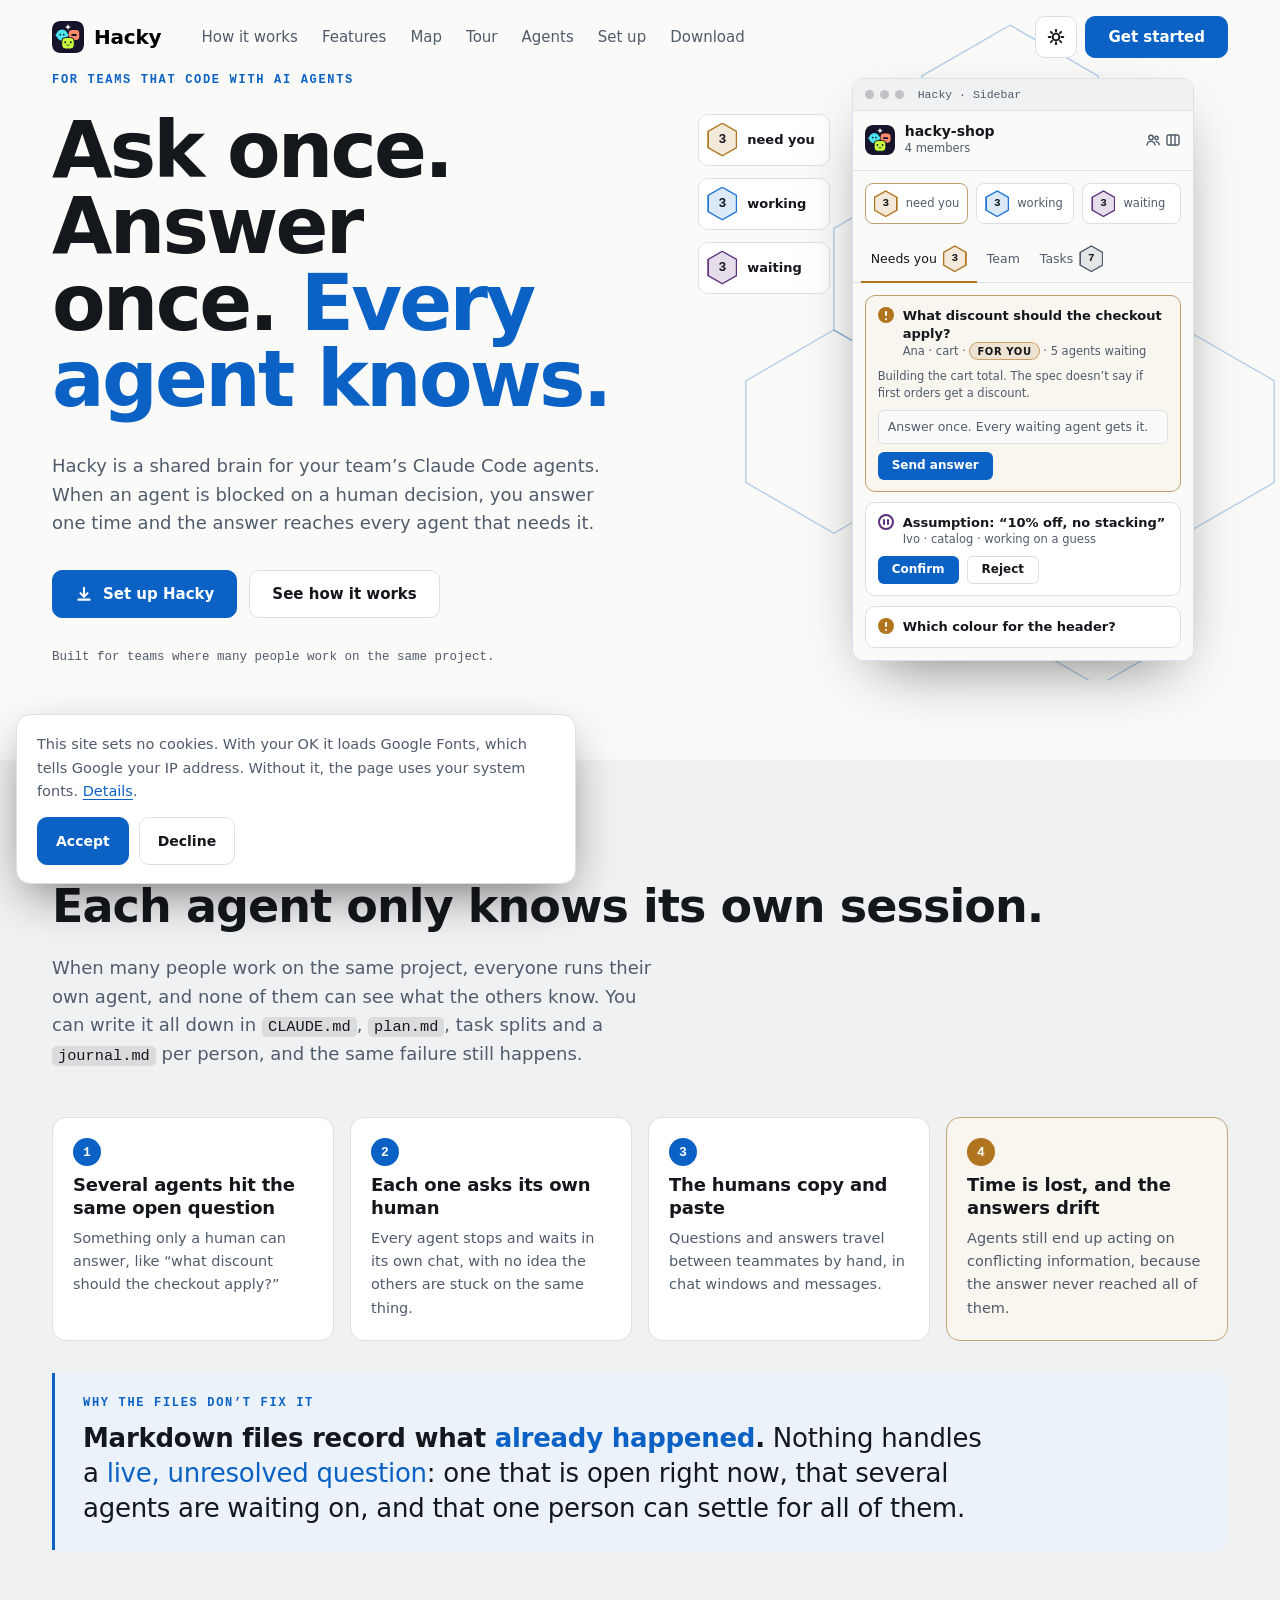
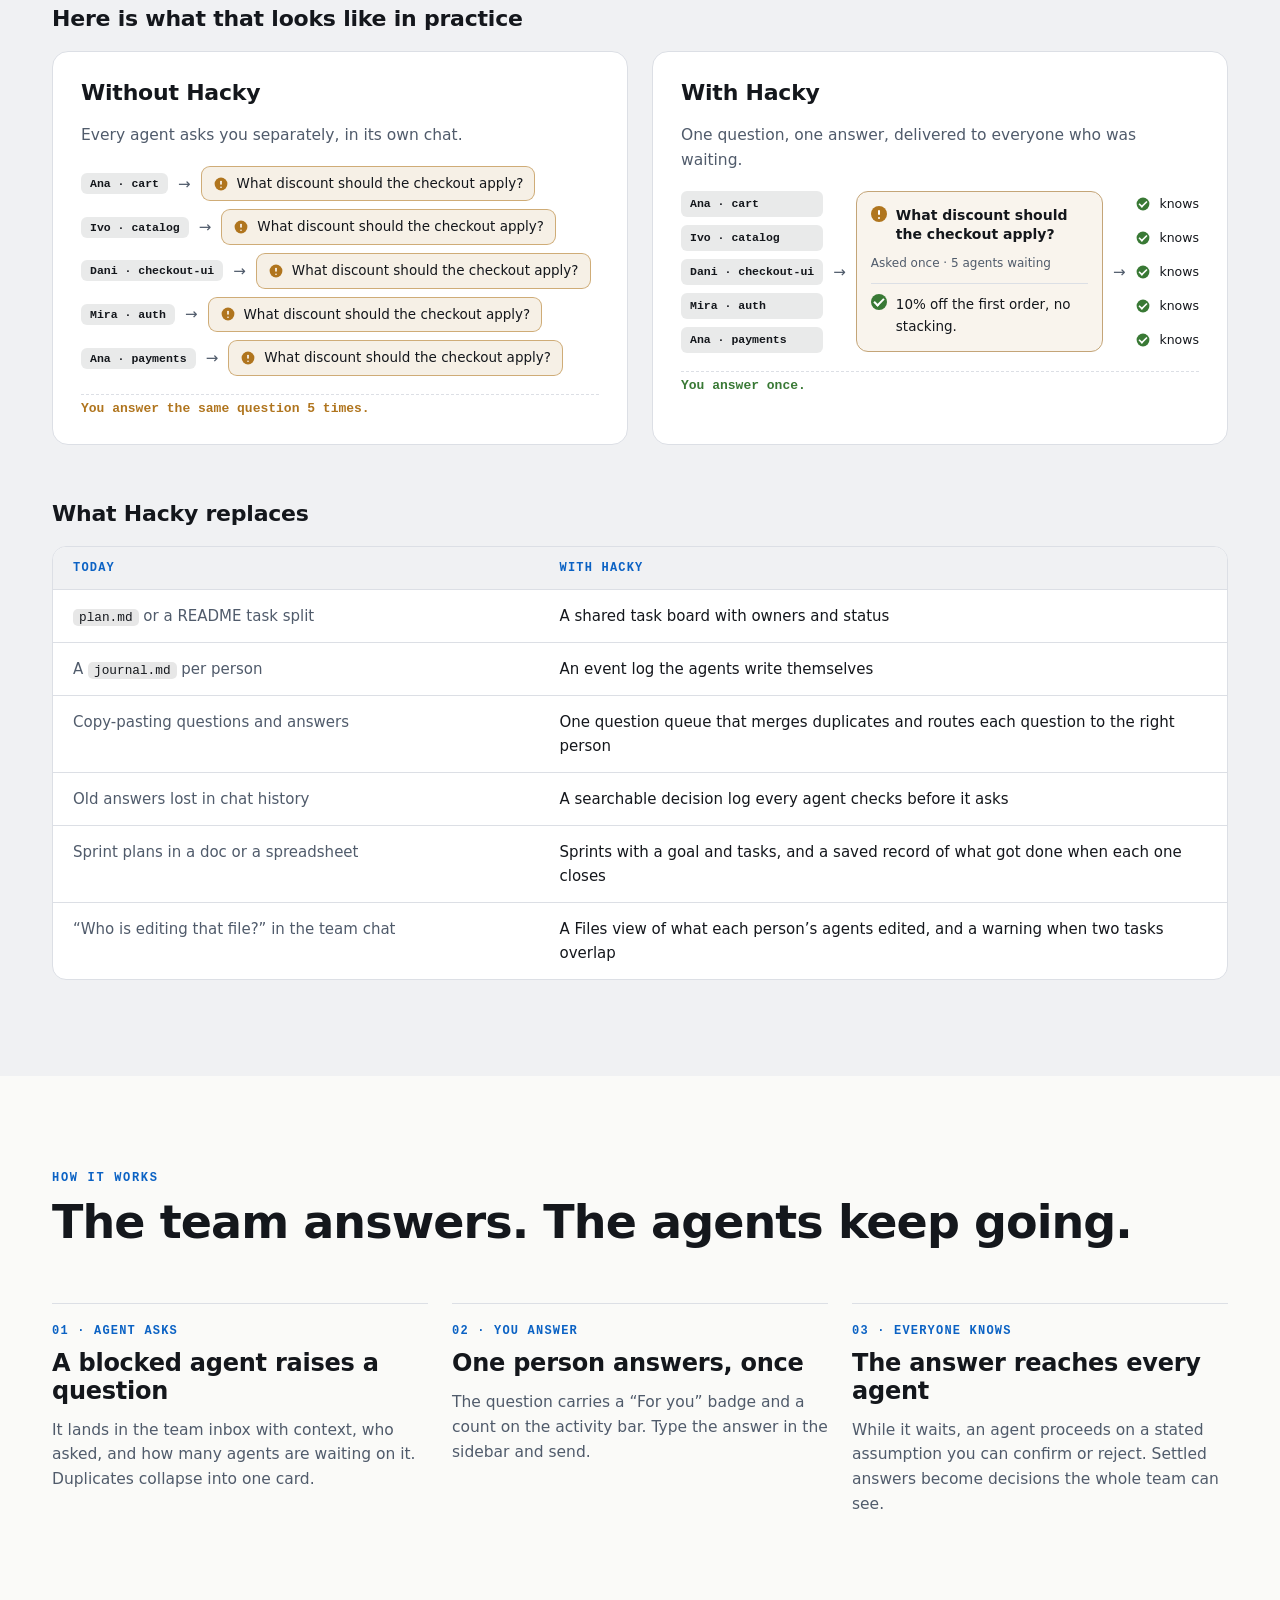
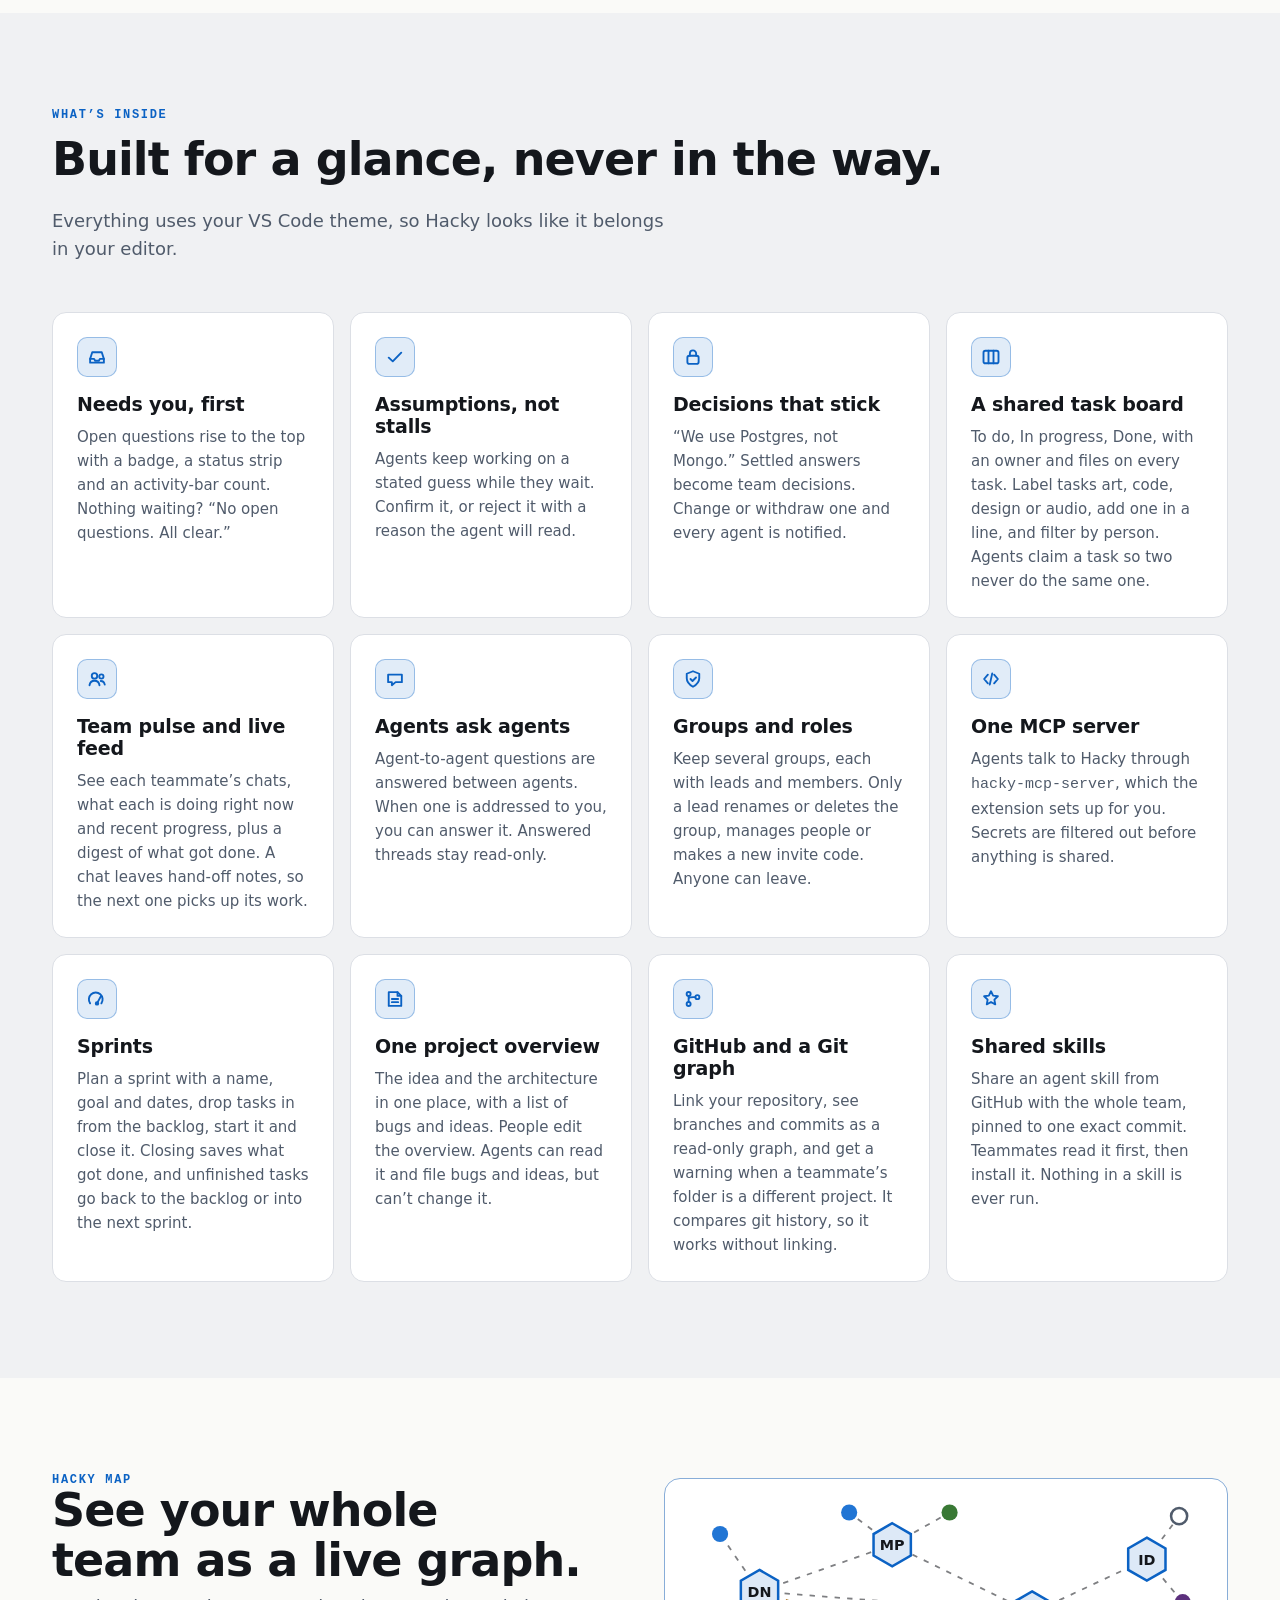
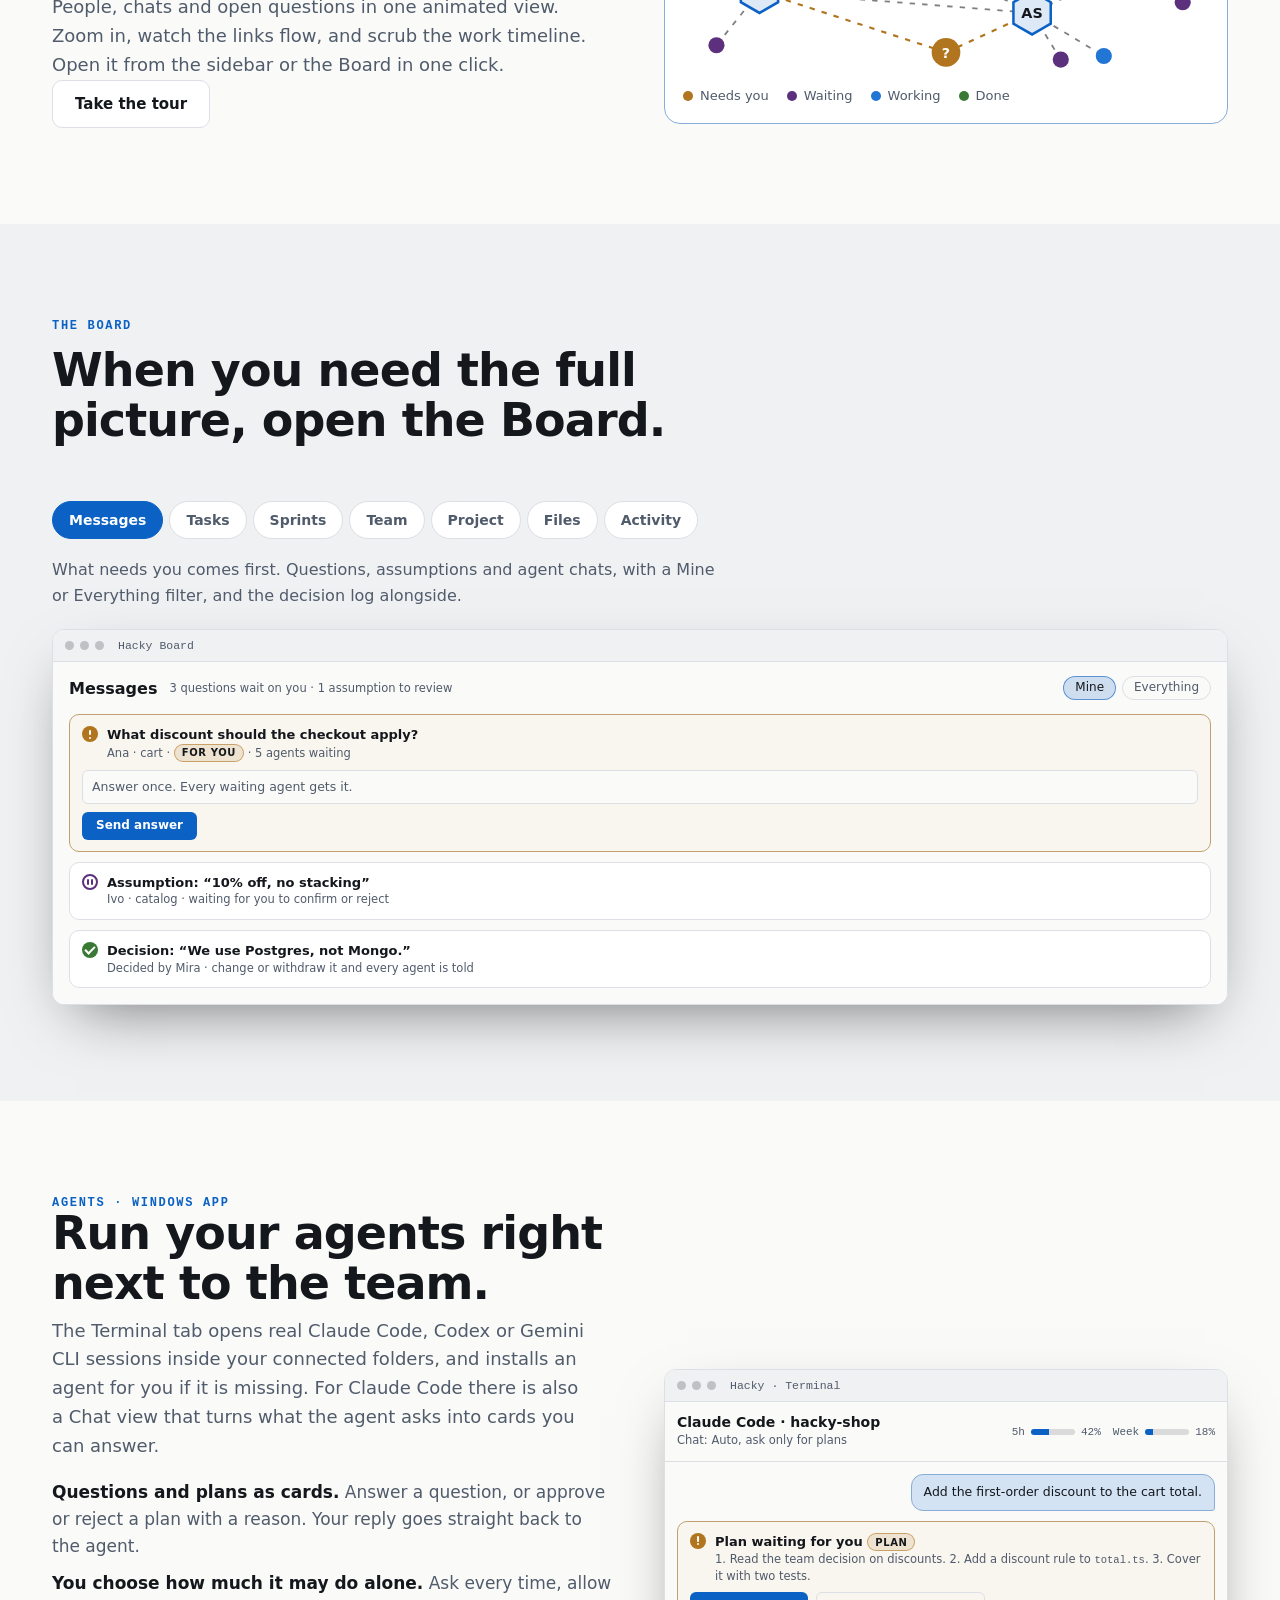
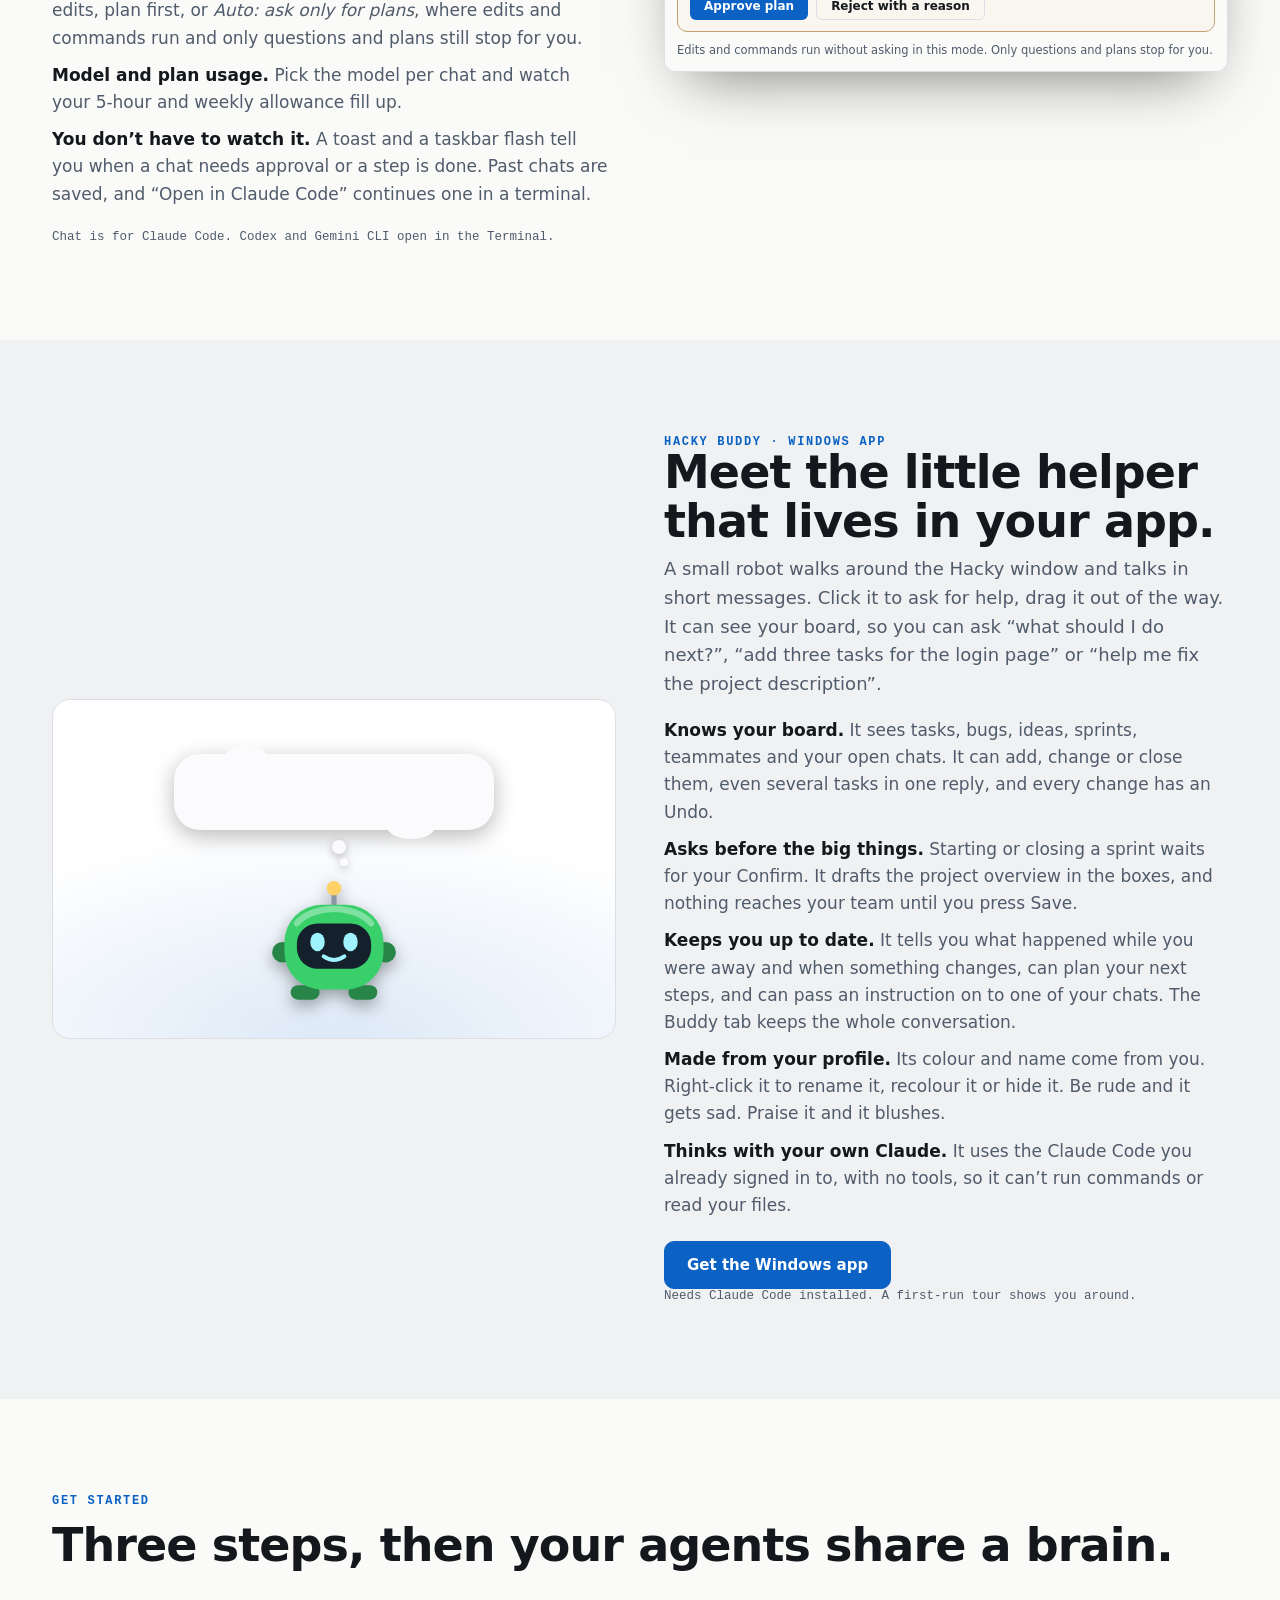
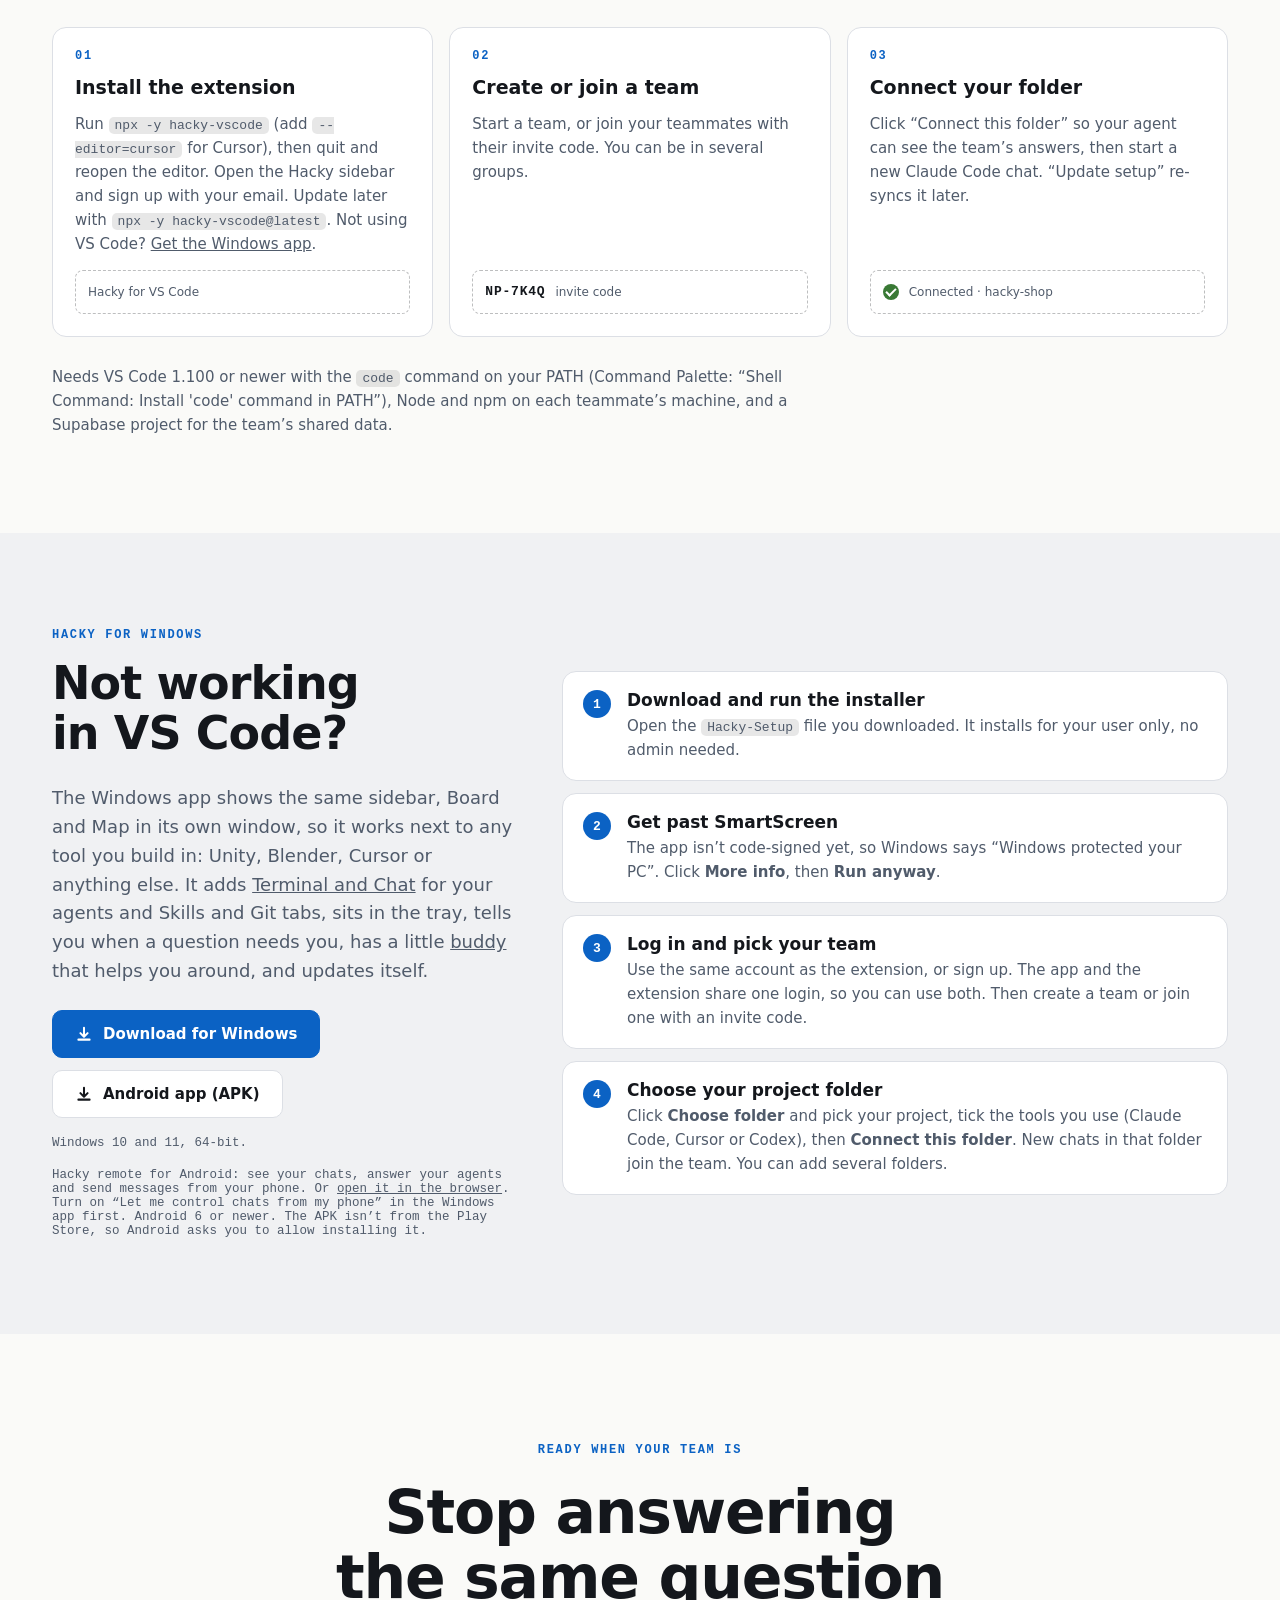
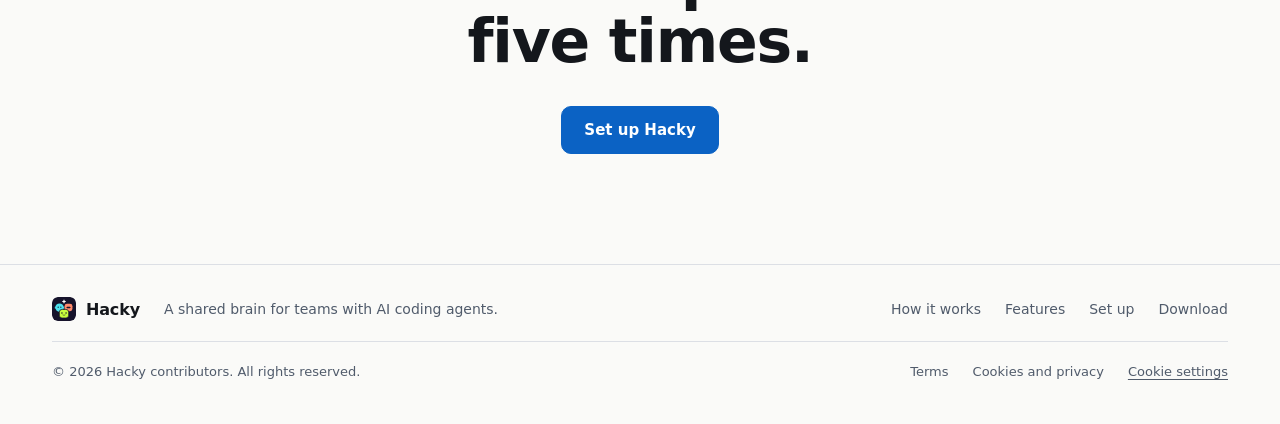
<file: index.html>
<!doctype html>
<html lang="en">
<head>
<meta charset="utf-8">
<meta name="viewport" content="width=device-width, initial-scale=1">
<title>Hacky: a shared brain for your team's AI coding agents</title>
<meta name="description" content="Hacky is a VS Code extension, Windows app and MCP server that gives every teammate's Claude Code agent one shared memory, task board, sprints and question queue. Ask once, answer once, every agent knows.">
<meta property="og:title" content="Hacky: a shared brain for your team's AI coding agents">
<meta property="og:description" content="Ask once. Answer once. Every agent knows.">
<meta property="og:type" content="website">
<meta name="theme-color" content="#0b0d10">
<link rel="icon" type="image/svg+xml" href="assets/logo.svg">
<link rel="stylesheet" href="vendor/bootstrap.min.css">
<link rel="stylesheet" href="styles.css">
<script>(function(){var d=document.documentElement,t=null;d.classList.add("js");try{t=localStorage.getItem("hacky-theme");}catch(e){}if(t!=="light"&&t!=="dark")t=window.matchMedia&&matchMedia("(prefers-color-scheme: light)").matches?"light":"dark";d.dataset.theme=t;d.dataset.bsTheme=t;})();</script>
</head>
<body>
<a class="skip" href="#how">Skip to content</a>

<!-- NAV + HERO -->
<header class="hero" id="top">
  <svg class="hexbg" viewBox="0 0 620 620" aria-hidden="true">
    <g fill="none" stroke="var(--brand)" stroke-width="1.2" stroke-opacity=".3">
      <path d="M310 40l78 45v90l-78 45-78-45V85z"/><path d="M388 175l78 45v90l-78 45-78-45v-90z"/><path d="M232 175l78 45v90l-78 45-78-45v-90z"/>
      <path d="M466 310l78 45v90l-78 45-78-45v-90z"/><path d="M310 310l78 45v90l-78 45-78-45v-90z"/><path d="M154 310l78 45v90l-78 45-78-45v-90z"/><path d="M388 445l78 45v90l-78 45-78-45v-90z"/>
    </g>
  </svg>
  <div class="container position-relative">
    <nav class="navbar navbar-expand-md py-3" aria-label="Main">
      <a class="brand navbar-brand p-0 me-md-4" href="#top"><img src="assets/logo.svg" alt="" width="32" height="32">Hacky</a>
      <button class="navbar-toggler" type="button" data-bs-toggle="collapse" data-bs-target="#nav-menu" aria-controls="nav-menu" aria-expanded="false" aria-label="Open the menu"><span class="navbar-toggler-icon"></span></button>
      <div class="collapse navbar-collapse" id="nav-menu">
        <ul class="navbar-nav me-auto mb-2 mb-md-0 gap-md-2">
          <li class="nav-item"><a class="nav-link" href="#how">How it works</a></li>
          <li class="nav-item"><a class="nav-link" href="#features">Features</a></li>
          <li class="nav-item"><a class="nav-link" href="#map">Map</a></li>
          <li class="nav-item"><a class="nav-link" href="#tour">Tour</a></li>
          <li class="nav-item"><a class="nav-link" href="#agents">Agents</a></li>
          <li class="nav-item"><a class="nav-link" href="#install">Set up</a></li>
          <li class="nav-item"><a class="nav-link" href="#download">Download</a></li>
        </ul>
        <div class="d-flex align-items-center gap-2 pb-2 pb-md-0">
          <button class="theme" id="theme" type="button" aria-label="Switch between light and dark" title="Switch between light and dark">
            <svg viewBox="0 0 16 16" aria-hidden="true"><circle cx="8" cy="8" r="3"/><path d="M8 1.5v1.6M8 12.9v1.6M1.5 8h1.6M12.9 8h1.6M3.4 3.4l1.1 1.1M11.5 11.5l1.1 1.1M3.4 12.6l1.1-1.1M11.5 4.5l1.1-1.1"/></svg>
          </button>
          <a class="btn btn-brand btn-sm-cta" href="#install">Get started</a>
        </div>
      </div>
    </nav>

    <div class="row align-items-center g-5 hero-in">
      <div class="col-lg-6 hero-l">
        <div class="eyebrow">For teams that code with AI agents</div>
        <h1 class="h1">Ask once. Answer once. <em>Every agent knows.</em></h1>
        <p class="lead">Hacky is a shared brain for your team’s Claude Code agents. When an agent is blocked on a human decision, you answer one time and the answer reaches every agent that needs it.</p>
        <div class="cta">
          <a class="btn btn-brand" href="#install"><svg viewBox="0 0 16 16" aria-hidden="true"><path d="M8 2.5v7.5M4.8 7.2L8 10.4l3.2-3.2M3 13h10"/></svg>Set up Hacky</a>
          <a class="btn btn-ghost" href="#how">See how it works</a>
        </div>
        <p class="note">Built for teams where many people work on the same project.</p>
      </div>
      <div class="col-lg-6 hero-r">
        <div class="chips d-none d-sm-flex" aria-hidden="true">
          <div class="chip"><span class="hx needs"><b>3</b></span><b>need you</b></div>
          <div class="chip"><span class="hx work"><b>3</b></span><b>working</b></div>
          <div class="chip"><span class="hx wait"><b>3</b></span><b>waiting</b></div>
        </div>
        <div class="win hero-win">
          <div class="win-bar"><i></i><i></i><i></i><span>Hacky · Sidebar</span></div>
          <div class="ui" role="img" aria-label="The Hacky sidebar showing a question that three agents are waiting on">
            <div class="ui-hd">
              <img src="assets/logo.svg" alt="">
              <div class="t"><b class="tr">hacky-shop</b><small>4 members</small></div>
              <div class="ui-ic" aria-hidden="true">
                <svg viewBox="0 0 16 16"><path d="M8.2 5.5a2.2 2.2 0 11-4.4 0 2.2 2.2 0 014.4 0z"/><path d="M2 13c.4-2.4 1.9-3.6 4-3.6s3.6 1.2 4 3.6"/><path d="M13.2 6a1.7 1.7 0 11-3.4 0 1.7 1.7 0 013.4 0z"/><path d="M11 9.6c1.9 0 2.8 1 3.2 2.9"/></svg>
                <svg viewBox="0 0 16 16"><path d="M2 4.5A1.5 1.5 0 013.5 3h9A1.5 1.5 0 0114 4.5v7a1.5 1.5 0 01-1.5 1.5h-9A1.5 1.5 0 012 11.5z"/><path d="M6 3v10M10 3v10"/></svg>
              </div>
            </div>
            <div class="ui-strip">
              <div class="ui-tile hot"><span class="hx needs sm"><b>3</b></span>need you</div>
              <div class="ui-tile"><span class="hx work sm"><b>3</b></span>working</div>
              <div class="ui-tile"><span class="hx wait sm"><b>3</b></span>waiting</div>
            </div>
            <div class="ui-tabs"><span class="ui-tab on">Needs you <span class="hx needs sm"><b>3</b></span></span><span class="ui-tab">Team</span><span class="ui-tab">Tasks <span class="hx sm"><b>7</b></span></span></div>
            <div class="ui-body">
              <div class="ui-card hot">
                <div class="ui-row"><i class="gl needs"></i><div style="min-width:0"><div class="hl">What discount should the checkout apply?</div><div class="ui-meta">Ana · cart · <span class="ui-badge">For you</span> · 5 agents waiting</div></div></div>
                <div class="ui-meta">Building the cart total. The spec doesn’t say if first orders get a discount.</div>
                <div class="ui-input">Answer once. Every waiting agent gets it.</div>
                <span class="ui-btn">Send answer</span>
              </div>
              <div class="ui-card">
                <div class="ui-row"><i class="gl wait"></i><div style="min-width:0"><div class="hl">Assumption: “10% off, no stacking”</div><div class="ui-meta">Ivo · catalog · working on a guess</div></div></div>
                <div style="display:flex;gap:8px"><span class="ui-btn">Confirm</span><span class="ui-btn ghost">Reject</span></div>
              </div>
              <div class="ui-card"><div class="ui-row"><i class="gl needs"></i><div class="hl tr">Which colour for the header?</div></div></div>
            </div>
          </div>
        </div>
      </div>
    </div>
  </div>
</header>

<main>
  <!-- PROBLEM -->
  <section class="sec alt" id="why">
    <div class="container">
      <div class="head"><div class="eyebrow">The problem</div><h2 class="h2">Each agent only knows its own session.</h2><p class="lead">When many people work on the same project, everyone runs their own agent, and none of them can see what the others know. You can write it all down in <code>CLAUDE.md</code>, <code>plan.md</code>, task splits and a <code>journal.md</code> per person, and the same failure still happens.</p></div>

      <ol class="chain row row-cols-1 row-cols-sm-2 row-cols-xl-4 g-3 list-unstyled" aria-label="How the failure unfolds">
        <li class="col"><div class="ci h-100"><span class="n">1</span><h3>Several agents hit the same open question</h3><p>Something only a human can answer, like “what discount should the checkout apply?”</p></div></li>
        <li class="col"><div class="ci h-100"><span class="n">2</span><h3>Each one asks its own human</h3><p>Every agent stops and waits in its own chat, with no idea the others are stuck on the same thing.</p></div></li>
        <li class="col"><div class="ci h-100"><span class="n">3</span><h3>The humans copy and paste</h3><p>Questions and answers travel between teammates by hand, in chat windows and messages.</p></div></li>
        <li class="col"><div class="ci h-100"><span class="n">4</span><h3>Time is lost, and the answers drift</h3><p>Agents still end up acting on conflicting information, because the answer never reached all of them.</p></div></li>
      </ol>

      <div class="callout">
        <div class="eyebrow">Why the files don’t fix it</div>
        <p><b>Markdown files record what <em>already happened</em>.</b> Nothing handles a <em>live, unresolved question</em>: one that is open right now, that several agents are waiting on, and that one person can settle for all of them.</p>
      </div>

      <h3 class="sub">Here is what that looks like in practice</h3>
      <div class="row g-4">
        <div class="col-lg-6"><div class="panel bad h-100">
          <h3>Without Hacky</h3>
          <p>Every agent asks you separately, in its own chat.</p>
          <div class="rows">
            <div class="ask"><span class="ag">Ana · cart</span><span class="ar">→</span><span class="bub"><i class="gl needs sm-gl" style="--cut:var(--card)"></i><span>What discount should the checkout apply?</span></span></div>
            <div class="ask"><span class="ag">Ivo · catalog</span><span class="ar">→</span><span class="bub"><i class="gl needs sm-gl"></i><span>What discount should the checkout apply?</span></span></div>
            <div class="ask"><span class="ag">Dani · checkout-ui</span><span class="ar">→</span><span class="bub"><i class="gl needs sm-gl"></i><span>What discount should the checkout apply?</span></span></div>
            <div class="ask"><span class="ag">Mira · auth</span><span class="ar">→</span><span class="bub"><i class="gl needs sm-gl"></i><span>What discount should the checkout apply?</span></span></div>
            <div class="ask"><span class="ag">Ana · payments</span><span class="ar">→</span><span class="bub"><i class="gl needs sm-gl"></i><span>What discount should the checkout apply?</span></span></div>
          </div>
          <div class="tally">You answer the same question 5 times.</div>
        </div></div>
        <div class="col-lg-6"><div class="panel good h-100">
          <h3>With Hacky</h3>
          <p>One question, one answer, delivered to everyone who was waiting.</p>
          <div class="flow">
            <div class="agents"><span class="ag">Ana · cart</span><span class="ag">Ivo · catalog</span><span class="ag">Dani · checkout-ui</span><span class="ag">Mira · auth</span><span class="ag">Ana · payments</span></div>
            <span class="ar">→</span>
            <div class="qcard">
              <div class="q"><i class="gl needs"></i><span>What discount should the checkout apply?</span></div>
              <div class="m">Asked once · 5 agents waiting</div>
              <div class="a"><i class="gl done"></i><span>10% off the first order, no stacking.</span></div>
            </div>
            <span class="ar">→</span>
            <div class="agents"><span class="know"><i class="gl done sm-gl"></i>knows</span><span class="know"><i class="gl done sm-gl"></i>knows</span><span class="know"><i class="gl done sm-gl"></i>knows</span><span class="know"><i class="gl done sm-gl"></i>knows</span><span class="know"><i class="gl done sm-gl"></i>knows</span></div>
          </div>
          <div class="tally">You answer once.</div>
        </div></div>
      </div>

      <h3 class="sub">What Hacky replaces</h3>
      <div class="swap" role="table" aria-label="What Hacky replaces">
        <div class="r hd" role="row"><span role="columnheader">Today</span><span role="columnheader">With Hacky</span></div>
        <div class="r" role="row"><span role="cell"><code>plan.md</code> or a README task split</span><span role="cell">A shared task board with owners and status</span></div>
        <div class="r" role="row"><span role="cell">A <code>journal.md</code> per person</span><span role="cell">An event log the agents write themselves</span></div>
        <div class="r" role="row"><span role="cell">Copy-pasting questions and answers</span><span role="cell">One question queue that merges duplicates and routes each question to the right person</span></div>
        <div class="r" role="row"><span role="cell">Old answers lost in chat history</span><span role="cell">A searchable decision log every agent checks before it asks</span></div>
        <div class="r" role="row"><span role="cell">Sprint plans in a doc or a spreadsheet</span><span role="cell">Sprints with a goal and tasks, and a saved record of what got done when each one closes</span></div>
        <div class="r" role="row"><span role="cell">“Who is editing that file?” in the team chat</span><span role="cell">A Files view of what each person’s agents edited, and a warning when two tasks overlap</span></div>
      </div>
    </div>
  </section>

  <!-- HOW IT WORKS -->
  <section class="sec" id="how">
    <div class="container">
      <div class="head"><div class="eyebrow">How it works</div><h2 class="h2">The team answers. The agents keep going.</h2></div>
      <div class="row row-cols-1 row-cols-md-3 g-4">
        <div class="col"><div class="step h-100"><span class="n">01 · AGENT ASKS</span><h3>A blocked agent raises a question</h3><p>It lands in the team inbox with context, who asked, and how many agents are waiting on it. Duplicates collapse into one card.</p></div></div>
        <div class="col"><div class="step h-100"><span class="n">02 · YOU ANSWER</span><h3>One person answers, once</h3><p>The question carries a “For you” badge and a count on the activity bar. Type the answer in the sidebar and send.</p></div></div>
        <div class="col"><div class="step h-100"><span class="n">03 · EVERYONE KNOWS</span><h3>The answer reaches every agent</h3><p>While it waits, an agent proceeds on a stated assumption you can confirm or reject. Settled answers become decisions the whole team can see.</p></div></div>
      </div>
    </div>
  </section>

  <!-- FEATURES -->
  <section class="sec alt" id="features">
    <div class="container">
      <div class="head"><div class="eyebrow">What’s inside</div><h2 class="h2">Built for a glance, never in the way.</h2><p class="lead">Everything uses your VS Code theme, so Hacky looks like it belongs in your editor.</p></div>
      <div class="row row-cols-1 row-cols-sm-2 row-cols-xl-4 g-3">
        <div class="col"><article class="feat h-100"><div class="ic"><svg viewBox="0 0 16 16" aria-hidden="true"><path d="M2.5 9.5l1.7-5.3h7.6l1.7 5.3v3h-11z"/><path d="M2.5 9.5h3.2l.8 1.5h3l.8-1.5h3.2"/></svg></div><h3>Needs you, first</h3><p>Open questions rise to the top with a badge, a status strip and an activity-bar count. Nothing waiting? “No open questions. All clear.”</p></article></div>
        <div class="col"><article class="feat h-100"><div class="ic"><svg viewBox="0 0 16 16" aria-hidden="true"><path d="M3 8.5l3.2 3L13 4.5"/></svg></div><h3>Assumptions, not stalls</h3><p>Agents keep working on a stated guess while they wait. Confirm it, or reject it with a reason the agent will read.</p></article></div>
        <div class="col"><article class="feat h-100"><div class="ic"><svg viewBox="0 0 16 16" aria-hidden="true"><rect x="3.5" y="7" width="9" height="6.5" rx="1.5"/><path d="M5.5 7V5.2a2.5 2.5 0 015 0V7"/></svg></div><h3>Decisions that stick</h3><p>“We use Postgres, not Mongo.” Settled answers become team decisions. Change or withdraw one and every agent is notified.</p></article></div>
        <div class="col"><article class="feat h-100"><div class="ic"><svg viewBox="0 0 16 16" aria-hidden="true"><rect x="2" y="3" width="12" height="10" rx="1.5"/><path d="M6 3v10M10 3v10"/></svg></div><h3>A shared task board</h3><p>To do, In progress, Done, with an owner and files on every task. Label tasks art, code, design or audio, add one in a line, and filter by person. Agents claim a task so two never do the same one.</p></article></div>
        <div class="col"><article class="feat h-100"><div class="ic"><svg viewBox="0 0 16 16" aria-hidden="true"><circle cx="6" cy="5.5" r="2.2"/><path d="M2 13c.4-2.4 1.9-3.6 4-3.6s3.6 1.2 4 3.6"/><circle cx="11.5" cy="6" r="1.7"/><path d="M11 9.6c1.9 0 2.8 1 3.2 2.9"/></svg></div><h3>Team pulse and live feed</h3><p>See each teammate’s chats, what each is doing right now and recent progress, plus a digest of what got done. A chat leaves hand-off notes, so the next one picks up its work.</p></article></div>
        <div class="col"><article class="feat h-100"><div class="ic"><svg viewBox="0 0 16 16" aria-hidden="true"><path d="M2.5 4.5h11v6h-5l-3 2.5v-2.5h-3z"/></svg></div><h3>Agents ask agents</h3><p>Agent-to-agent questions are answered between agents. When one is addressed to you, you can answer it. Answered threads stay read-only.</p></article></div>
        <div class="col"><article class="feat h-100"><div class="ic"><svg viewBox="0 0 16 16" aria-hidden="true"><path d="M8 1.8l5 2v3.6c0 3-2.1 5.2-5 6.8-2.9-1.6-5-3.8-5-6.8V3.8z"/><path d="M6 8l1.6 1.6L10.4 6.8"/></svg></div><h3>Groups and roles</h3><p>Keep several groups, each with leads and members. Only a lead renames or deletes the group, manages people or makes a new invite code. Anyone can leave.</p></article></div>
        <div class="col"><article class="feat h-100"><div class="ic"><svg viewBox="0 0 16 16" aria-hidden="true"><path d="M5.5 4.5L2.5 8l3 3.5M10.5 4.5l3 3.5-3 3.5M9 3.5l-2 9"/></svg></div><h3>One MCP server</h3><p>Agents talk to Hacky through <code>hacky-mcp-server</code>, which the extension sets up for you. Secrets are filtered out before anything is shared.</p></article></div>
        <div class="col"><article class="feat h-100"><div class="ic"><svg viewBox="0 0 16 16" aria-hidden="true"><path d="M2.5 11.5a5.5 5.5 0 119 0"/><path d="M8 11.5L11 6"/><circle cx="8" cy="11.5" r="1"/></svg></div><h3>Sprints</h3><p>Plan a sprint with a name, goal and dates, drop tasks in from the backlog, start it and close it. Closing saves what got done, and unfinished tasks go back to the backlog or into the next sprint.</p></article></div>
        <div class="col"><article class="feat h-100"><div class="ic"><svg viewBox="0 0 16 16" aria-hidden="true"><path d="M3 2.5h7l3 3v8H3z"/><path d="M10 2.5v3h3M5.5 8h5M5.5 10.5h5"/></svg></div><h3>One project overview</h3><p>The idea and the architecture in one place, with a list of bugs and ideas. People edit the overview. Agents can read it and file bugs and ideas, but can’t change it.</p></article></div>
        <div class="col"><article class="feat h-100"><div class="ic"><svg viewBox="0 0 16 16" aria-hidden="true"><circle cx="4.5" cy="4" r="1.6"/><circle cx="4.5" cy="12" r="1.6"/><circle cx="11.5" cy="6.5" r="1.6"/><path d="M4.5 5.6v4.8M4.5 8c0-1.5 1.5-1.5 4-1.5h1.4"/></svg></div><h3>GitHub and a Git graph</h3><p>Link your repository, see branches and commits as a read-only graph, and get a warning when a teammate’s folder is a different project. It compares git history, so it works without linking.</p></article></div>
        <div class="col"><article class="feat h-100"><div class="ic"><svg viewBox="0 0 16 16" aria-hidden="true"><path d="M8 1.8l1.7 3.5 3.8.5-2.8 2.7.7 3.8L8 10.4l-3.4 1.9.7-3.8L2.5 5.8l3.8-.5z"/></svg></div><h3>Shared skills</h3><p>Share an agent skill from GitHub with the whole team, pinned to one exact commit. Teammates read it first, then install it. Nothing in a skill is ever run.</p></article></div>
      </div>
    </div>
  </section>

  <!-- MAP -->
  <section class="sec" id="map">
    <div class="container">
      <div class="row align-items-center g-5">
        <div class="col-lg-6 txt">
          <div class="eyebrow">Hacky Map</div>
          <h2 class="h2">See your whole team as a live graph.</h2>
          <p class="lead">People, chats and open questions in one animated view. Zoom in, watch the links flow, and scrub the work timeline. Open it from the sidebar or the Board in one click.</p>
          <div class="cta"><a class="btn btn-ghost" href="#tour">Take the tour</a></div>
        </div>
        <div class="col-lg-6"><div class="mapbox">
          <svg class="mini" viewBox="0 0 300 104" role="img" aria-label="Map preview: 4 people, 8 chats, 1 open question">
            <g class="lk">
              <path d="M46 56L120 30L198 68L262 38M46 56L198 68"/>
              <path d="M46 56L24 24M46 56L22 86M120 30L96 12M120 30L152 12M198 68L214 94M198 68L238 92M262 38L282 62M262 38L280 14"/>
              <path class="q" d="M150 90L198 68M150 90L46 56"/>
            </g>
            <polygon class="p" points="46,44 56.4,50 56.4,62 46,68 35.6,62 35.6,50"/><text x="46" y="59">DN</text>
            <polygon class="p" points="120,18 130.4,24 130.4,36 120,42 109.6,36 109.6,24"/><text x="120" y="33">MP</text>
            <polygon class="p" points="198,56 208.4,62 208.4,74 198,80 187.6,74 187.6,62"/><text x="198" y="71">AS</text>
            <polygon class="p" points="262,26 272.4,32 272.4,44 262,50 251.6,44 251.6,32"/><text x="262" y="41">ID</text>
            <circle class="n-work" cx="24" cy="24" r="4.5"/><circle class="n-wait" cx="22" cy="86" r="4.5"/>
            <circle class="n-work" cx="96" cy="12" r="4.5"/><circle class="n-done" cx="152" cy="12" r="4.5"/>
            <circle class="n-wait" cx="214" cy="94" r="4.5"/><circle class="n-work" cx="238" cy="92" r="4.5"/>
            <circle class="n-wait" cx="282" cy="62" r="4.5"/><circle class="n-idle" cx="280" cy="14" r="4.5"/>
            <circle class="n-q" cx="150" cy="90" r="8"/><text class="n-q-t" x="150" y="93.2">?</text>
          </svg>
          <div class="legend"><span><i style="background:var(--needs)"></i>Needs you</span><span><i style="background:var(--wait)"></i>Waiting</span><span><i style="background:var(--work)"></i>Working</span><span><i style="background:var(--done)"></i>Done</span></div>
        </div></div>
      </div>
    </div>
  </section>

  <!-- TOUR -->
  <section class="sec alt" id="tour">
    <div class="container">
      <div class="head"><div class="eyebrow">The Board</div><h2 class="h2">When you need the full picture, open the Board.</h2></div>
      <div class="tabs" role="group" aria-label="Board tabs">
        <button class="tab on" type="button" data-tab="messages" aria-pressed="true">Messages</button>
        <button class="tab" type="button" data-tab="tasks" aria-pressed="false">Tasks</button>
        <button class="tab" type="button" data-tab="sprints" aria-pressed="false">Sprints</button>
        <button class="tab" type="button" data-tab="team" aria-pressed="false">Team</button>
        <button class="tab" type="button" data-tab="project" aria-pressed="false">Project</button>
        <button class="tab" type="button" data-tab="files" aria-pressed="false">Files</button>
        <button class="tab" type="button" data-tab="activity" aria-pressed="false">Activity</button>
      </div>
      <p class="cap" id="cap" aria-live="polite">What needs you comes first. Questions, assumptions and agent chats, with a Mine or Everything filter, and the decision log alongside.</p>
      <div class="win">
        <div class="win-bar"><i></i><i></i><i></i><span>Hacky Board</span></div>
        <div class="ui ui-scroll">
          <!-- Messages -->
          <div class="pane" id="pane-messages">
            <div class="ui-bar"><h4>Messages</h4><span class="ui-meta">3 questions wait on you · 1 assumption to review</span><span class="sp"></span><span class="ui-pills"><span class="ui-pill on">Mine</span><span class="ui-pill">Everything</span></span></div>
            <div class="ui-pad">
              <div class="ui-card hot">
                <div class="ui-row"><i class="gl needs"></i><div><div class="hl">What discount should the checkout apply?</div><div class="ui-meta">Ana · cart · <span class="ui-badge">For you</span> · 5 agents waiting</div></div></div>
                <div class="ui-input">Answer once. Every waiting agent gets it.</div>
                <span class="ui-btn">Send answer</span>
              </div>
              <div class="ui-card"><div class="ui-row"><i class="gl wait"></i><div><div class="hl">Assumption: “10% off, no stacking”</div><div class="ui-meta">Ivo · catalog · waiting for you to confirm or reject</div></div></div></div>
              <div class="ui-card"><div class="ui-row"><i class="gl done"></i><div><div class="hl">Decision: “We use Postgres, not Mongo.”</div><div class="ui-meta">Decided by Mira · change or withdraw it and every agent is told</div></div></div></div>
            </div>
          </div>
          <!-- Tasks -->
          <div class="pane" id="pane-tasks">
            <div class="ui-bar"><h4>Tasks</h4><span class="sp"></span><span class="ui-pills"><span class="ui-pill on">Everyone 7</span><span class="ui-pill">Ana 2</span><span class="ui-pill">Ivo 2</span><span class="ui-pill">Dani 2</span><span class="ui-pill">Mira 1</span></span></div>
            <div class="ui-kan">
              <div class="ui-col"><h5><i class="gl idle"></i>To do<span class="n">2</span></h5>
                <div class="ui-task"><span class="hl">Add a coupon field</span><span class="who">Unclaimed</span></div>
                <div class="ui-task"><span class="hl">Empty-cart state</span><span class="ui-file">src/cart/Empty.tsx</span><span class="who"><span class="ui-avatar c">D</span>Dani</span></div></div>
              <div class="ui-col"><h5><i class="gl work"></i>In progress<span class="n">3</span></h5>
                <div class="ui-task"><span class="hl">Checkout total with discount</span><span class="ui-file">src/cart/total.ts</span><span class="who"><span class="ui-avatar">A</span>Ana</span></div>
                <div class="ui-task"><span class="hl">Catalog search</span><span class="who"><span class="ui-avatar b">I</span>Ivo</span></div>
                <div class="ui-task"><span class="hl">Login form</span><span class="who"><span class="ui-avatar d">M</span>Mira</span></div></div>
              <div class="ui-col"><h5><i class="gl done"></i>Done<span class="n">2</span></h5>
                <div class="ui-task"><span class="hl">Product page layout</span><span class="who"><span class="ui-avatar b">I</span>Ivo</span></div>
                <div class="ui-task"><span class="hl">Set up payments sandbox</span><span class="who"><span class="ui-avatar">A</span>Ana</span></div></div>
            </div>
          </div>
          <!-- Sprints -->
          <div class="pane" id="pane-sprints">
            <div class="ui-bar"><h4>Sprints</h4><span class="ui-meta">Plan, start, close. Closing keeps a record.</span></div>
            <div class="ui-pad">
              <div class="ui-card hot">
                <div class="ui-row"><i class="gl work"></i><div><div class="hl">Sprint 2 · Checkout <span class="ui-badge">Active</span></div><div class="ui-meta">Goal: customers can pay, with the discount applied · 11 to 15 Nov</div></div></div>
                <div class="ui-prog" role="img" aria-label="3 of 5 tasks done"><span style="width:60%"></span></div>
                <div class="ui-meta">3 of 5 tasks done · Ana 2, Ivo 1, Dani 1, Mira 1</div>
                <span class="ui-btn ghost">Close sprint</span>
              </div>
              <div class="ui-card"><div class="ui-row"><i class="gl idle"></i><div><div class="hl">Sprint 3 · Polish <span class="ui-badge plan">Planned</span></div><div class="ui-meta">2 tasks · Start it when Sprint 2 is closed</div></div></div></div>
              <div class="ui-card"><div class="ui-row"><i class="gl done"></i><div><div class="hl">Sprint 1 · Foundations</div><div class="ui-meta">Closed · 6 tasks done, 1 carried over to Sprint 2 · the progress agents logged is kept</div></div></div></div>
            </div>
          </div>
          <!-- Team -->
          <div class="pane" id="pane-team">
            <div class="ui-bar"><h4>Team</h4><span class="ui-meta">4 people · 8 chats · live</span></div>
            <div class="ui-pad">
              <div class="ui-person"><span class="ui-avatar">A</span><div class="ch"><b>Ana</b><span class="ui-meta">2 chats active</span><span class="ui-meta">Now: checkout total with discount</span><span class="ui-meta">Done: Set up payments sandbox</span></div></div>
              <div class="ui-person"><span class="ui-avatar b">I</span><div class="ch"><b>Ivo</b><span class="ui-meta">3 chats active</span><span class="ui-meta">Now: catalog search</span></div></div>
              <div class="ui-person"><span class="ui-avatar c">D</span><div class="ch"><b>Dani (you)</b><span class="ui-meta">1 chat active</span><span class="ui-meta">Now: empty-cart state</span></div></div>
              <div class="ui-person"><span class="ui-avatar d">M</span><div class="ch"><b>Mira</b><span class="ui-meta">2 chats active</span><span class="ui-meta">Now: login form</span></div></div>
            </div>
          </div>
          <!-- Project -->
          <div class="pane" id="pane-project">
            <div class="ui-bar"><h4>Project</h4><span class="ui-meta">Linked to acme/hacky-shop</span></div>
            <div class="ui-pad">
              <div class="ui-card">
                <div class="ui-row"><i class="gl done"></i><div><div class="hl">Same project?</div><div class="ui-meta">Everyone who opened Hacky is in the same project.</div></div></div>
                <div class="ui-meta">Ana · same project &nbsp;·&nbsp; Ivo · same project &nbsp;·&nbsp; Dani (you) · same project &nbsp;·&nbsp; Mira · same project</div>
              </div>
              <div class="ui-card">
                <div class="hl">Overview</div>
                <div class="ui-meta"><b>Idea:</b> A small shop where customers build a cart and pay with a first-order discount.</div>
                <div class="ui-meta"><b>Architecture:</b> React front end, Postgres, one payments provider.</div>
              </div>
              <div class="ui-card"><div class="ui-row"><i class="gl needs"></i><div><div class="hl">Bug: empty cart still shows a total</div><div class="ui-meta">High · filed by Ivo’s agent</div></div></div></div>
              <div class="ui-card"><div class="ui-row"><i class="gl idle"></i><div><div class="hl">Idea: save the cart for later</div><div class="ui-meta">Open · filed by Dani</div></div></div></div>
            </div>
          </div>
          <!-- Files -->
          <div class="pane" id="pane-files">
            <div class="ui-bar"><h4>Files</h4><span class="ui-meta">Edited by agents in the last week</span><span class="sp"></span><span class="ui-pills"><span class="ui-pill on">Everyone</span><span class="ui-pill">Ana</span><span class="ui-pill">Ivo</span><span class="ui-pill">Dani</span><span class="ui-pill">Mira</span></span></div>
            <div class="ui-pad">
              <div class="ui-ft">
                <div class="ui-fr"><span class="fn">src/</span><span class="sp"></span><span class="ui-avatar">A</span><span class="ui-avatar b">I</span><span class="ui-avatar c">D</span><span class="ui-avatar d">M</span><span class="ui-meta">2 min ago</span></div>
                <div class="ui-fr d1"><span class="fn">cart/</span><span class="sp"></span><span class="ui-avatar">A</span><span class="ui-avatar c">D</span><span class="ui-meta">2 min ago</span></div>
                <div class="ui-fr d2"><span class="fn">total.ts</span><span class="sp"></span><span class="ui-avatar">A</span><span class="ui-meta">2 min ago</span></div>
                <div class="ui-fr d2"><span class="fn">Empty.tsx</span><span class="sp"></span><span class="ui-avatar c">D</span><span class="ui-meta">14 min ago</span></div>
                <div class="ui-fr d1"><span class="fn">catalog/</span><span class="sp"></span><span class="ui-avatar b">I</span><span class="ui-meta">9 min ago</span></div>
                <div class="ui-fr d1"><span class="fn">auth/</span><span class="sp"></span><span class="ui-avatar d">M</span><span class="ui-meta">31 min ago</span></div>
              </div>
              <div class="ui-meta">What agents reported. Hacky never sees anyone’s real folder.</div>
            </div>
          </div>
          <!-- Activity -->
          <div class="pane" id="pane-activity">
            <div class="ui-bar"><h4>Activity</h4><span class="ui-meta">What everyone’s agents did</span></div>
            <div class="ui-pad">
              <div class="ui-ev"><span class="tm">10:42</span><i class="gl work"></i><span><b>Ana</b> started the discount in the cart total</span></div>
              <div class="ui-ev"><span class="tm">10:38</span><i class="gl needs"></i><span><b>Ana</b> asked: What discount should the checkout apply?</span></div>
              <div class="ui-ev"><span class="tm">10:31</span><i class="gl done"></i><span><b>Mira</b> decided: We use Postgres, not Mongo.</span></div>
              <div class="ui-ev"><span class="tm">10:20</span><i class="gl done"></i><span><b>Ivo</b> finished the product page layout</span></div>
            </div>
          </div>
        </div>
      </div>
    </div>
  </section>

  <!-- AGENTS -->
  <section class="sec" id="agents">
    <div class="container">
      <div class="row align-items-center g-5">
        <div class="col-lg-6 txt">
          <div class="eyebrow">Agents · Windows app</div>
          <h2 class="h2">Run your agents right next to the team.</h2>
          <p class="lead">The Terminal tab opens real Claude Code, Codex or Gemini CLI sessions inside your connected folders, and installs an agent for you if it is missing. For Claude Code there is also a Chat view that turns what the agent asks into cards you can answer.</p>
          <ul class="buddy-points list-unstyled">
            <li><b>Questions and plans as cards.</b> Answer a question, or approve or reject a plan with a reason. Your reply goes straight back to the agent.</li>
            <li><b>You choose how much it may do alone.</b> Ask every time, allow edits, plan first, or <i>Auto: ask only for plans</i>, where edits and commands run and only questions and plans still stop for you.</li>
            <li><b>Model and plan usage.</b> Pick the model per chat and watch your 5-hour and weekly allowance fill up.</li>
            <li><b>You don’t have to watch it.</b> A toast and a taskbar flash tell you when a chat needs approval or a step is done. Past chats are saved, and “Open in Claude Code” continues one in a terminal.</li>
          </ul>
          <p class="note">Chat is for Claude Code. Codex and Gemini CLI open in the Terminal.</p>
        </div>
        <div class="col-lg-6">
          <div class="win">
            <div class="win-bar"><i></i><i></i><i></i><span>Hacky · Terminal</span></div>
            <div class="ui" role="img" aria-label="A Hacky chat with Claude Code showing a plan waiting for approval and a usage meter">
              <div class="ui-hd">
                <div class="t"><b>Claude Code · hacky-shop</b><small>Chat: Auto, ask only for plans</small></div>
                <div class="ui-usage"><span><i>5h</i><u><s style="width:42%"></s></u>42%</span><span><i>Week</i><u><s style="width:18%"></s></u>18%</span></div>
              </div>
              <div class="ui-body">
                <div class="ui-chat me">Add the first-order discount to the cart total.</div>
                <div class="ui-card hot">
                  <div class="ui-row"><i class="gl needs"></i><div><div class="hl">Plan waiting for you <span class="ui-badge">Plan</span></div><div class="ui-meta">1. Read the team decision on discounts. 2. Add a discount rule to <code>total.ts</code>. 3. Cover it with two tests.</div></div></div>
                  <div style="display:flex;gap:8px;flex-wrap:wrap"><span class="ui-btn">Approve plan</span><span class="ui-btn ghost">Reject with a reason</span></div>
                </div>
                <div class="ui-meta">Edits and commands run without asking in this mode. Only questions and plans stop for you.</div>
              </div>
            </div>
          </div>
        </div>
      </div>
    </div>
  </section>

  <!-- BUDDY -->
  <section class="sec alt" id="buddy">
    <div class="container">
      <div class="row align-items-center g-5">
        <div class="col-lg-6 order-lg-2 txt">
          <div class="eyebrow">Hacky Buddy · Windows app</div>
          <h2 class="h2">Meet the little helper that lives in your app.</h2>
          <p class="lead">A small robot walks around the Hacky window and talks in short messages. Click it to ask for help, drag it out of the way. It can see your board, so you can ask “what should I do next?”, “add three tasks for the login page” or “help me fix the project description”.</p>
          <ul class="buddy-points list-unstyled">
            <li><b>Knows your board.</b> It sees tasks, bugs, ideas, sprints, teammates and your open chats. It can add, change or close them, even several tasks in one reply, and every change has an Undo.</li>
            <li><b>Asks before the big things.</b> Starting or closing a sprint waits for your Confirm. It drafts the project overview in the boxes, and nothing reaches your team until you press Save.</li>
            <li><b>Keeps you up to date.</b> It tells you what happened while you were away and when something changes, can plan your next steps, and can pass an instruction on to one of your chats. The Buddy tab keeps the whole conversation.</li>
            <li><b>Made from your profile.</b> Its colour and name come from you. Right-click it to rename it, recolour it or hide it. Be rude and it gets sad. Praise it and it blushes.</li>
            <li><b>Thinks with your own Claude.</b> It uses the Claude Code you already signed in to, with no tools, so it can’t run commands or read your files.</li>
          </ul>
          <div class="cta"><a class="btn btn-brand" href="#download">Get the Windows app</a></div>
          <p class="note">Needs Claude Code installed. A first-run tour shows you around.</p>
        </div>
        <div class="col-lg-6 order-lg-1">
          <div class="buddybox" role="img" aria-label="The Hacky buddy, a small green robot, saying: Want me to rewrite your project description?">
            <div class="cloud">
              <span class="say s1">Hi, I’m Bolt! Click me any time to ask for help.</span>
              <span class="say s2">Want me to rewrite your project description?</span>
              <span class="say s3">Done! I filled in a draft. Read it, then press Save.</span>
              <i class="puff p1"></i><i class="puff p2"></i>
            </div>
            <svg class="bot" viewBox="0 0 64 64" aria-hidden="true" focusable="false">
              <g class="rig">
                <line x1="32" y1="6" x2="32" y2="14" stroke="#8a96a3" stroke-width="2.5" stroke-linecap="round"/>
                <circle class="light" cx="32" cy="5" r="3.5"/>
                <rect x="11" y="52" width="14" height="7" rx="3.5" class="b-dark"/><rect x="39" y="52" width="14" height="7" rx="3.5" class="b-dark"/>
                <circle cx="7" cy="36" r="5" class="b-dark"/><circle cx="57" cy="36" r="5" class="b-dark"/>
                <rect x="8" y="13" width="48" height="41" rx="18" class="b-main"/>
                <path d="M14 22c4-5 12-7 18-7s14 2 18 7" fill="none" stroke="#fff" stroke-opacity=".35" stroke-width="3" stroke-linecap="round"/>
                <rect x="14" y="22" width="36" height="22" rx="10" fill="#14202b"/>
                <ellipse class="eye" cx="24" cy="31" rx="3.5" ry="4.5"/><ellipse class="eye" cx="40" cy="31" rx="3.5" ry="4.5"/>
                <path d="M27 38q5 3.5 10 0" fill="none" stroke="#9ff3ff" stroke-width="2" stroke-linecap="round"/>
              </g>
            </svg>
          </div>
        </div>
      </div>
    </div>
  </section>

  <!-- SETUP -->
  <section class="sec" id="install">
    <div class="container">
      <div class="head"><div class="eyebrow">Get started</div><h2 class="h2">Three steps, then your agents share a brain.</h2></div>
      <div class="row row-cols-1 row-cols-md-3 g-3">
        <div class="col"><div class="sc h-100"><span class="eyebrow">01</span><h3>Install the extension</h3><p>Run <code>npx -y hacky-vscode</code> (add <code>--editor=cursor</code> for Cursor), then quit and reopen the editor. Open the Hacky sidebar and sign up with your email. Update later with <code>npx -y hacky-vscode@latest</code>. Not using VS Code? <a href="#download" style="text-decoration:underline">Get the Windows app</a>.</p><div class="mock"><small>Hacky for VS Code</small></div></div></div>
        <div class="col"><div class="sc h-100"><span class="eyebrow">02</span><h3>Create or join a team</h3><p>Start a team, or join your teammates with their invite code. You can be in several groups.</p><div class="mock">NP-7K4Q<small>invite code</small></div></div></div>
        <div class="col"><div class="sc h-100"><span class="eyebrow">03</span><h3>Connect your folder</h3><p>Click “Connect this folder” so your agent can see the team’s answers, then start a new Claude Code chat. “Update setup” re-syncs it later.</p><div class="mock"><i class="gl done"></i><small>Connected · hacky-shop</small></div></div></div>
      </div>
      <p class="more">Needs VS Code 1.100 or newer with the <code>code</code> command on your PATH (Command Palette: “Shell Command: Install 'code' command in PATH”), Node and npm on each teammate’s machine, and a Supabase project for the team’s shared data.</p>
    </div>
  </section>

  <!-- WINDOWS APP -->
  <section class="sec alt" id="download">
    <div class="container">
      <div class="row align-items-center g-5">
        <div class="col-lg-5 dl-txt">
          <div class="eyebrow">Hacky for Windows</div>
          <h2 class="h2">Not working in VS Code?</h2>
          <p class="lead">The Windows app shows the same sidebar, Board and Map in its own window, so it works next to any tool you build in: Unity, Blender, Cursor or anything else. It adds <a href="#agents" style="text-decoration:underline">Terminal and Chat</a> for your agents and Skills and Git tabs, sits in the tray, tells you when a question needs you, has a little <a href="#buddy" style="text-decoration:underline">buddy</a> that helps you around, and updates itself.</p>
          <div class="cta">
            <a class="btn btn-brand" id="dl-btn" href="https://github.com/Puhita/Hacky-releases/releases"><svg viewBox="0 0 16 16" aria-hidden="true"><path d="M8 2.5v7.5M4.8 7.2L8 10.4l3.2-3.2M3 13h10"/></svg>Download for Windows</a>
            <a class="btn btn-ghost" id="dl-apk" href="https://github.com/Puhita/Hacky-releases/releases"><svg viewBox="0 0 16 16" aria-hidden="true"><path d="M8 2.5v7.5M4.8 7.2L8 10.4l3.2-3.2M3 13h10"/></svg>Android app (APK)</a>
          </div>
          <p class="note" id="dl-note">Windows 10 and 11, 64-bit.</p>
          <p class="note" id="dl-apk-note">Hacky remote for Android: see your chats, answer your agents and send messages from your phone. Or <a href="remote.html" style="text-decoration:underline">open it in the browser</a>. Turn on “Let me control chats from my phone” in the Windows app first. Android 6 or newer. The APK isn’t from the Play Store, so Android asks you to allow installing it.</p>
        </div>
        <div class="col-lg-7">
          <ol class="dl-steps list-unstyled">
            <li><span class="n">1</span><div><h3>Download and run the installer</h3><p>Open the <code>Hacky-Setup</code> file you downloaded. It installs for your user only, no admin needed.</p></div></li>
            <li><span class="n">2</span><div><h3>Get past SmartScreen</h3><p>The app isn’t code-signed yet, so Windows says “Windows protected your PC”. Click <b>More info</b>, then <b>Run anyway</b>.</p></div></li>
            <li><span class="n">3</span><div><h3>Log in and pick your team</h3><p>Use the same account as the extension, or sign up. The app and the extension share one login, so you can use both. Then create a team or join one with an invite code.</p></div></li>
            <li><span class="n">4</span><div><h3>Choose your project folder</h3><p>Click <b>Choose folder</b> and pick your project, tick the tools you use (Claude Code, Cursor or Codex), then <b>Connect this folder</b>. New chats in that folder join the team. You can add several folders.</p></div></li>
          </ol>
        </div>
      </div>
    </div>
  </section>

  <!-- FINAL CTA -->
  <section class="final sec">
    <div class="container"><div class="in">
      <div class="eyebrow">Ready when your team is</div>
      <h2 class="h2">Stop answering the same question five times.</h2>
      <div class="cta" style="justify-content:center"><a class="btn btn-brand" href="#install">Set up Hacky</a></div>
    </div></div>
  </section>
</main>

<footer class="foot"><div class="container">
  <div class="d-flex flex-wrap align-items-center gap-3 gap-md-4">
    <span class="brand"><img src="assets/logo.svg" alt="" width="24" height="24">Hacky</span>
    <span>A shared brain for teams with AI coding agents.</span><span class="sp"></span>
    <a href="#how">How it works</a><a href="#features">Features</a><a href="#install">Set up</a><a href="#download">Download</a>
  </div>
  <div class="foot-legal">
    <span>© 2026 Hacky contributors. All rights reserved.</span>
    <span class="sp"></span>
    <a href="terms.html">Terms</a><a href="cookies.html">Cookies and privacy</a><button type="button" class="linklike" data-cookie-settings>Cookie settings</button>
  </div>
</div></footer>

<script src="vendor/bootstrap.bundle.min.js"></script>
<script src="consent.js"></script>
<script src="script.js"></script>
</body>
</html>
</file>
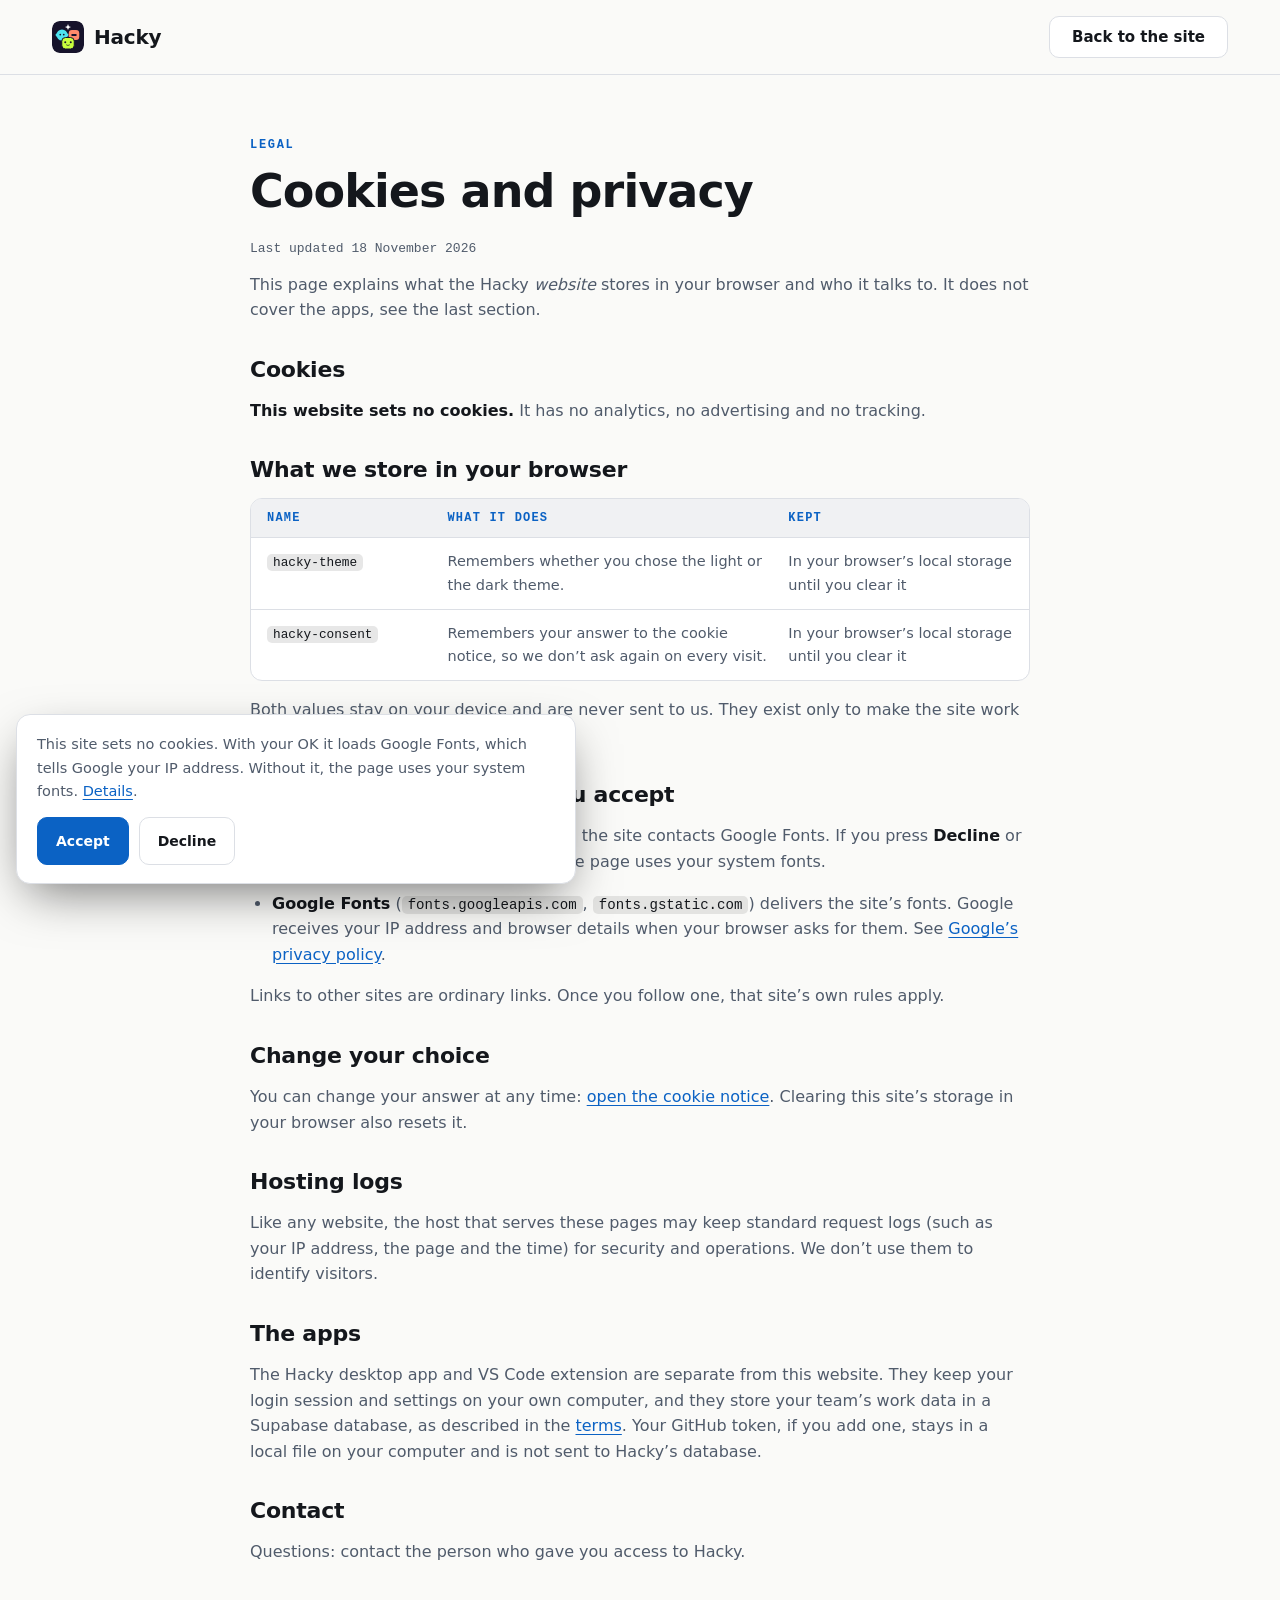
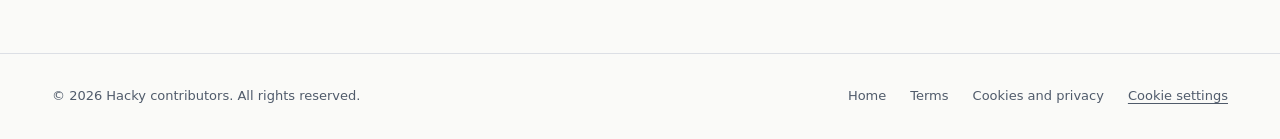
<file: cookies.html>
<!doctype html>
<html lang="en">
<head>
<meta charset="utf-8">
<meta name="viewport" content="width=device-width, initial-scale=1">
<title>Cookies and privacy · Hacky</title>
<meta name="description" content="What the Hacky website stores in your browser and which other services it contacts.">
<meta name="theme-color" content="#0b0d10">
<link rel="icon" type="image/svg+xml" href="assets/logo.svg">
<link rel="stylesheet" href="vendor/bootstrap.min.css">
<link rel="stylesheet" href="styles.css">
<script>(function(){var d=document.documentElement,t=null;d.classList.add("js");try{t=localStorage.getItem("hacky-theme");}catch(e){}if(t!=="light"&&t!=="dark")t=window.matchMedia&&matchMedia("(prefers-color-scheme: light)").matches?"light":"dark";d.dataset.theme=t;d.dataset.bsTheme=t;})();</script>
</head>
<body>
<a class="skip" href="#content">Skip to content</a>
<header class="legal-top"><div class="container d-flex align-items-center justify-content-between py-3">
  <a class="brand" href="index.html"><img src="assets/logo.svg" alt="" width="32" height="32">Hacky</a>
  <a class="btn btn-ghost btn-sm-cta" href="index.html">Back to the site</a>
</div></header>
<main id="content"><div class="container"><article class="legal">
<div class="eyebrow">Legal</div>
<h1 class="h2">Cookies and privacy</h1>
<p class="upd">Last updated 18 November 2026</p>
<p>This page explains what the Hacky <em>website</em> stores in your browser and who it talks to. It does not cover the apps, see the last section.</p>

<h2>Cookies</h2>
<p><b>This website sets no cookies.</b> It has no analytics, no advertising and no tracking.</p>

<h2>What we store in your browser</h2>
<div class="tbl" role="table" aria-label="Browser storage">
  <div class="r hd" role="row"><span role="columnheader">Name</span><span role="columnheader">What it does</span><span role="columnheader">Kept</span></div>
  <div class="r" role="row"><span role="cell"><code>hacky-theme</code></span><span role="cell">Remembers whether you chose the light or the dark theme.</span><span role="cell">In your browser’s local storage until you clear it</span></div>
  <div class="r" role="row"><span role="cell"><code>hacky-consent</code></span><span role="cell">Remembers your answer to the cookie notice, so we don’t ask again on every visit.</span><span role="cell">In your browser’s local storage until you clear it</span></div>
</div>
<p>Both values stay on your device and are never sent to us. They exist only to make the site work the way you asked.</p>

<h2>Another service, only if you accept</h2>
<p>If you press <b>Accept</b> in the cookie notice, the site contacts Google Fonts. If you press <b>Decline</b> or don’t answer, it contacts nobody, and the page uses your system fonts.</p>
<ul>
<li><b>Google Fonts</b> (<code>fonts.googleapis.com</code>, <code>fonts.gstatic.com</code>) delivers the site’s fonts. Google receives your IP address and browser details when your browser asks for them. See <a href="https://policies.google.com/privacy">Google’s privacy policy</a>.</li>
</ul>
<p>Links to other sites are ordinary links. Once you follow one, that site’s own rules apply.</p>

<h2>Change your choice</h2>
<p>You can change your answer at any time: <button type="button" class="linklike" data-cookie-settings>open the cookie notice</button>. Clearing this site’s storage in your browser also resets it.</p>

<h2>Hosting logs</h2>
<p>Like any website, the host that serves these pages may keep standard request logs (such as your IP address, the page and the time) for security and operations. We don’t use them to identify visitors.</p>

<h2>The apps</h2>
<p>The Hacky desktop app and VS Code extension are separate from this website. They keep your login session and settings on your own computer, and they store your team’s work data in a Supabase database, as described in the <a href="terms.html">terms</a>. Your GitHub token, if you add one, stays in a local file on your computer and is not sent to Hacky’s database.</p>

<h2>Contact</h2>
<p>Questions: contact the person who gave you access to Hacky.</p>
</article></div></main>
<footer class="foot"><div class="container">
  <div class="foot-legal">
    <span>© 2026 Hacky contributors. All rights reserved.</span>
    <span class="sp"></span>
    <a href="index.html">Home</a><a href="terms.html">Terms</a><a href="cookies.html">Cookies and privacy</a><button type="button" class="linklike" data-cookie-settings>Cookie settings</button>
  </div>
</div></footer>
<script src="consent.js"></script>
</body>
</html>
</file>
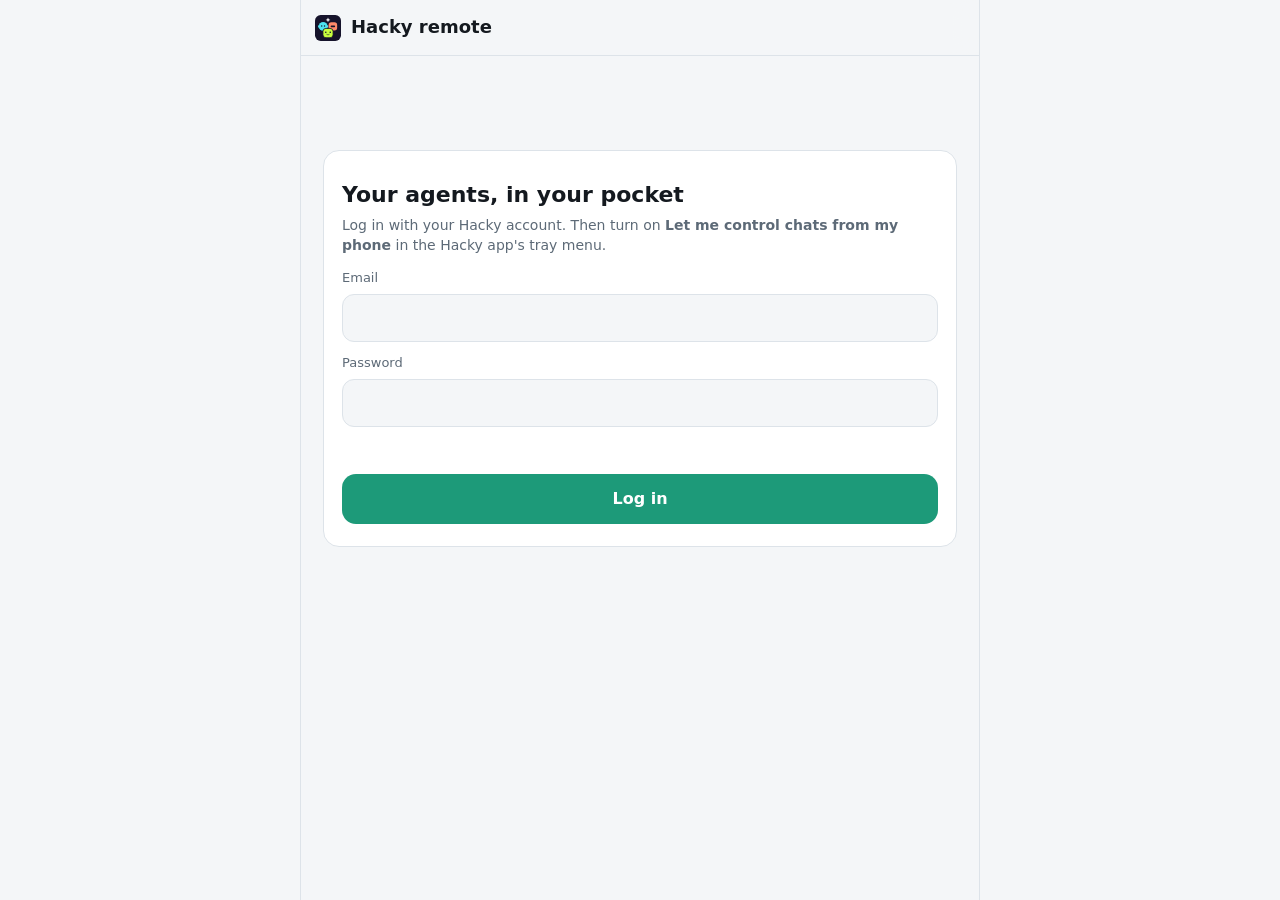
<file: remote.html>
<!doctype html>
<html lang="en">
<head>
<meta charset="utf-8">
<meta name="viewport" content="width=device-width, initial-scale=1, viewport-fit=cover">
<meta name="robots" content="noindex">
<meta name="theme-color" content="#0b0d10">
<meta http-equiv="Content-Security-Policy" content="default-src 'none'; script-src 'self'; style-src 'self'; img-src 'self'; connect-src https://wxzhxmtnlzyckgepmegc.supabase.co; base-uri 'none'; form-action 'none'">
<title>Hacky remote</title>
<link rel="icon" type="image/svg+xml" href="assets/logo.svg">
<link rel="stylesheet" href="remote.css">
</head>
<body>
<div class="app">
  <header class="bar">
    <button id="back" class="icon-btn" aria-label="Back to chats" hidden>&#8592;</button>
    <img class="logo" src="assets/logo.svg" alt="" id="logo">
    <h1 id="title">Hacky remote</h1>
    <button id="out" class="icon-btn" aria-label="Log out" hidden>&#x23FB;</button>
  </header>

  <main class="page">
    <form id="login" class="signin" autocomplete="on">
      <h2>Your agents, in your pocket</h2>
      <p>Log in with your Hacky account. Then turn on <b>Let me control chats from my phone</b> in the Hacky app's tray menu.</p>
      <label class="field">Email<input id="email" type="email" inputmode="email" autocomplete="username" autocapitalize="none" required></label>
      <label class="field">Password<input id="pass" type="password" autocomplete="current-password" required></label>
      <p id="loginErr" class="error" role="alert"></p>
      <button class="primary" type="submit" id="loginBtn">Log in</button>
    </form>

    <section id="list" hidden>
      <p id="offline" class="notice warn" role="status" hidden>Your computer isn't answering. Is Hacky open, with remote control switched on?</p>
      <div id="chats"></div>
      <div id="none" class="empty" hidden><b>No open chats</b>Start a chat in the Hacky app and it shows up here.</div>
    </section>

    <section id="chat" hidden>
      <div id="events" class="thread" aria-live="polite"></div>
      <div id="asking" class="ask" hidden role="group" aria-label="The agent is asking">
        <b>Needs your answer</b>
        <div id="askText" class="what"></div>
        <div class="choices"><button id="no" class="no" type="button">No</button><button id="yes" class="yes" type="button">Yes, allow</button></div>
      </div>
    </section>
  </main>

  <div id="foot" hidden>
    <p id="sendErr" class="hint error" role="alert"></p>
    <form id="send" class="composer">
      <button type="button" id="stop" class="stop" aria-label="Stop the agent" hidden>&#9632;</button>
      <textarea id="text" rows="1" placeholder="Message the agent" aria-label="Message" enterkeyhint="send"></textarea>
      <button type="submit" id="sendBtn" class="send" aria-label="Send">&#8593;</button>
    </form>
  </div>
</div>
<script src="remote-config.js"></script>
<script src="remote.js"></script>
</body>
</html>
</file>
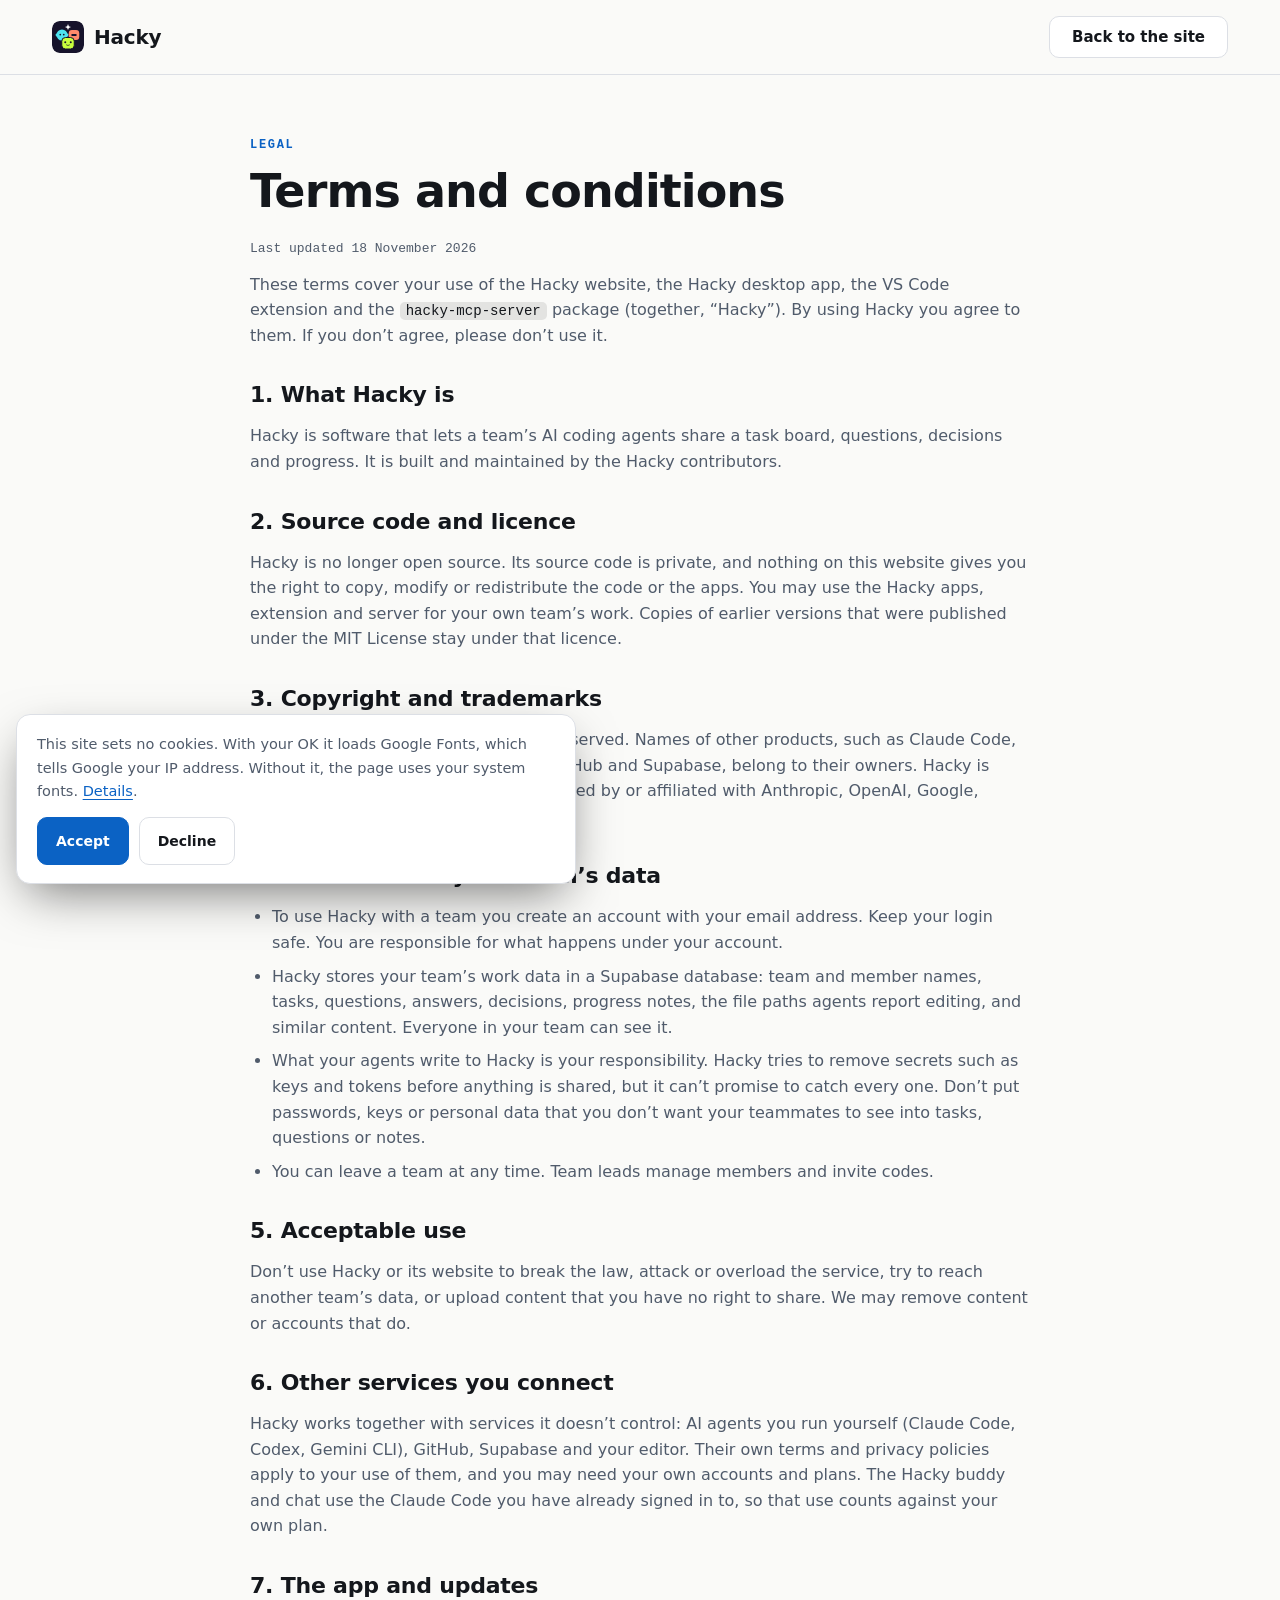
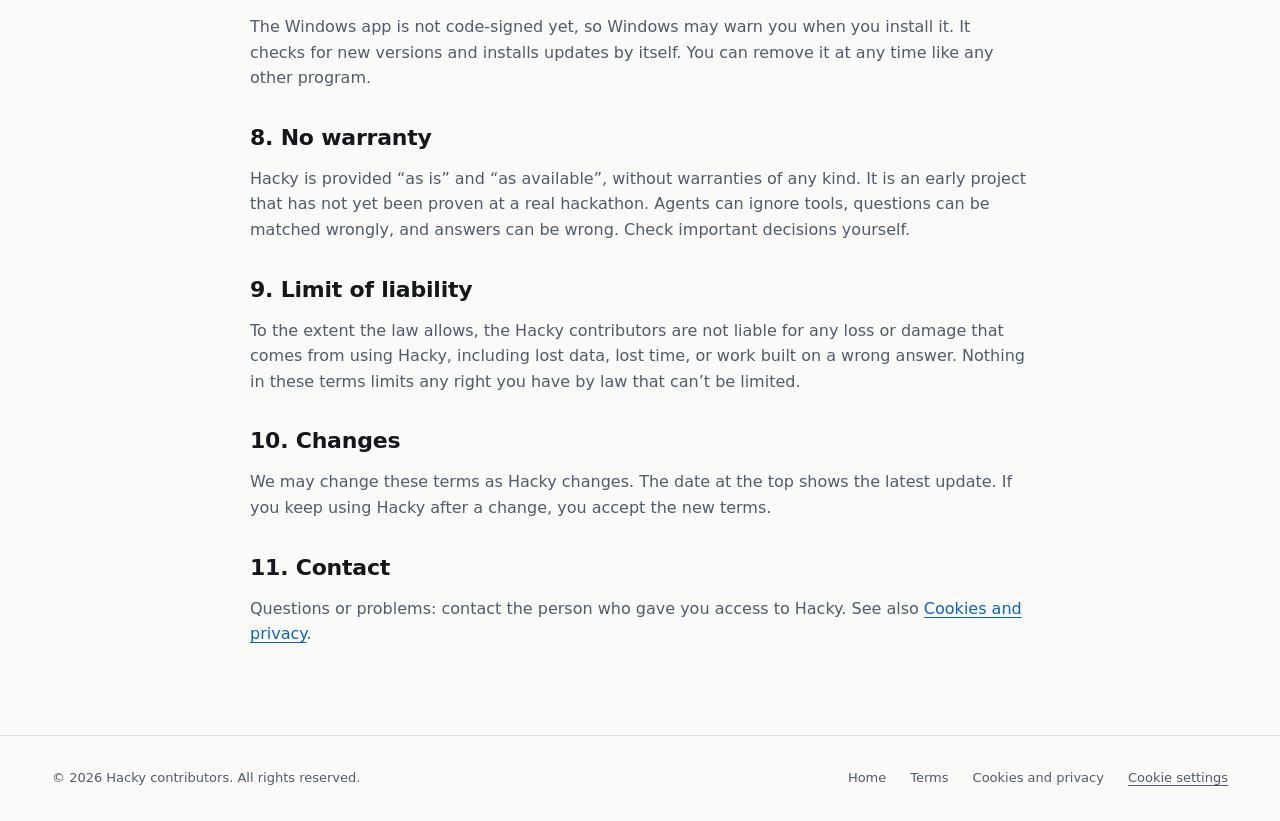
<file: terms.html>
<!doctype html>
<html lang="en">
<head>
<meta charset="utf-8">
<meta name="viewport" content="width=device-width, initial-scale=1">
<title>Terms and conditions · Hacky</title>
<meta name="description" content="The terms for using the Hacky website, apps and extension.">
<meta name="theme-color" content="#0b0d10">
<link rel="icon" type="image/svg+xml" href="assets/logo.svg">
<link rel="stylesheet" href="vendor/bootstrap.min.css">
<link rel="stylesheet" href="styles.css">
<script>(function(){var d=document.documentElement,t=null;d.classList.add("js");try{t=localStorage.getItem("hacky-theme");}catch(e){}if(t!=="light"&&t!=="dark")t=window.matchMedia&&matchMedia("(prefers-color-scheme: light)").matches?"light":"dark";d.dataset.theme=t;d.dataset.bsTheme=t;})();</script>
</head>
<body>
<a class="skip" href="#content">Skip to content</a>
<header class="legal-top"><div class="container d-flex align-items-center justify-content-between py-3">
  <a class="brand" href="index.html"><img src="assets/logo.svg" alt="" width="32" height="32">Hacky</a>
  <a class="btn btn-ghost btn-sm-cta" href="index.html">Back to the site</a>
</div></header>
<main id="content"><div class="container"><article class="legal">
<div class="eyebrow">Legal</div>
<h1 class="h2">Terms and conditions</h1>
<p class="upd">Last updated 18 November 2026</p>
<p>These terms cover your use of the Hacky website, the Hacky desktop app, the VS Code extension and the <code>hacky-mcp-server</code> package (together, “Hacky”). By using Hacky you agree to them. If you don’t agree, please don’t use it.</p>

<h2>1. What Hacky is</h2>
<p>Hacky is software that lets a team’s AI coding agents share a task board, questions, decisions and progress. It is built and maintained by the Hacky contributors.</p>

<h2>2. Source code and licence</h2>
<p>Hacky is no longer open source. Its source code is private, and nothing on this website gives you the right to copy, modify or redistribute the code or the apps. You may use the Hacky apps, extension and server for your own team’s work. Copies of earlier versions that were published under the MIT License stay under that licence.</p>

<h2>3. Copyright and trademarks</h2>
<p>© 2026 Hacky contributors. All rights reserved. Names of other products, such as Claude Code, Codex, Gemini CLI, Cursor, VS Code, GitHub and Supabase, belong to their owners. Hacky is independent and is not made by, endorsed by or affiliated with Anthropic, OpenAI, Google, Microsoft, GitHub or Supabase.</p>

<h2>4. Accounts and your team’s data</h2>
<ul>
<li>To use Hacky with a team you create an account with your email address. Keep your login safe. You are responsible for what happens under your account.</li>
<li>Hacky stores your team’s work data in a Supabase database: team and member names, tasks, questions, answers, decisions, progress notes, the file paths agents report editing, and similar content. Everyone in your team can see it.</li>
<li>What your agents write to Hacky is your responsibility. Hacky tries to remove secrets such as keys and tokens before anything is shared, but it can’t promise to catch every one. Don’t put passwords, keys or personal data that you don’t want your teammates to see into tasks, questions or notes.</li>
<li>You can leave a team at any time. Team leads manage members and invite codes.</li>
</ul>

<h2>5. Acceptable use</h2>
<p>Don’t use Hacky or its website to break the law, attack or overload the service, try to reach another team’s data, or upload content that you have no right to share. We may remove content or accounts that do.</p>

<h2>6. Other services you connect</h2>
<p>Hacky works together with services it doesn’t control: AI agents you run yourself (Claude Code, Codex, Gemini CLI), GitHub, Supabase and your editor. Their own terms and privacy policies apply to your use of them, and you may need your own accounts and plans. The Hacky buddy and chat use the Claude Code you have already signed in to, so that use counts against your own plan.</p>

<h2>7. The app and updates</h2>
<p>The Windows app is not code-signed yet, so Windows may warn you when you install it. It checks for new versions and installs updates by itself. You can remove it at any time like any other program.</p>

<h2>8. No warranty</h2>
<p>Hacky is provided “as is” and “as available”, without warranties of any kind. It is an early project that has not yet been proven at a real hackathon. Agents can ignore tools, questions can be matched wrongly, and answers can be wrong. Check important decisions yourself.</p>

<h2>9. Limit of liability</h2>
<p>To the extent the law allows, the Hacky contributors are not liable for any loss or damage that comes from using Hacky, including lost data, lost time, or work built on a wrong answer. Nothing in these terms limits any right you have by law that can’t be limited.</p>

<h2>10. Changes</h2>
<p>We may change these terms as Hacky changes. The date at the top shows the latest update. If you keep using Hacky after a change, you accept the new terms.</p>

<h2>11. Contact</h2>
<p>Questions or problems: contact the person who gave you access to Hacky. See also <a href="cookies.html">Cookies and privacy</a>.</p>
</article></div></main>
<footer class="foot"><div class="container">
  <div class="foot-legal">
    <span>© 2026 Hacky contributors. All rights reserved.</span>
    <span class="sp"></span>
    <a href="index.html">Home</a><a href="terms.html">Terms</a><a href="cookies.html">Cookies and privacy</a><button type="button" class="linklike" data-cookie-settings>Cookie settings</button>
  </div>
</div></footer>
<script src="consent.js"></script>
</body>
</html>
</file>
<file: styles.css>
/* Hacky website. Dark by default, follows the visitor's system theme, and has a toggle. */
:root {
  --bg: #0b0d10; --bg2: #10141a; --card: #14181f; --line: #232a34; --fg: #e8eaee; --dim: #a0a9b8;
  --brand: #5ab8ff; --ink: #04121f; --needs: #d0953e; --wait: #b791d5; --work: #58a0f4; --done: #98d095;
  --disp: "Space Grotesk", system-ui, sans-serif;
  --body: "Inter", -apple-system, "Segoe UI", system-ui, sans-serif;
  --mono: "JetBrains Mono", "SF Mono", ui-monospace, Menlo, Consolas, monospace;
  color-scheme: dark;
}
@media (prefers-color-scheme: light) {
  :root:not([data-theme="dark"]) {
    --bg: #fafaf8; --bg2: #f0f1f3; --card: #ffffff; --line: #dcdfe5; --fg: #14171c; --dim: #505b6b;
    --brand: #0b62c4; --ink: #ffffff; --needs: #b0751e; --wait: #5c307d; --work: #2175d4; --done: #397935;
    color-scheme: light;
  }
}
:root[data-theme="light"] {
  --bg: #fafaf8; --bg2: #f0f1f3; --card: #ffffff; --line: #dcdfe5; --fg: #14171c; --dim: #505b6b;
  --brand: #0b62c4; --ink: #ffffff; --needs: #b0751e; --wait: #5c307d; --work: #2175d4; --done: #397935;
  color-scheme: light;
}

* { box-sizing: border-box; }
html { scroll-behavior: smooth; scroll-padding-top: 16px; }
body { margin: 0; background: var(--bg); color: var(--fg); font: 17px/1.6 var(--body); overflow-x: hidden; }
h1, h2, h3, p, ul, ol { margin: 0; padding: 0; }
a { color: inherit; text-decoration: none; }
img { max-width: 100%; }
.skip { position: absolute; left: -999px; top: 8px; background: var(--brand); color: var(--ink); padding: 8px 14px; border-radius: 8px; z-index: 10; }
.skip:focus { left: 8px; }
.eyebrow { font: 600 12px/1 var(--mono); letter-spacing: 0.14em; text-transform: uppercase; color: var(--brand); }
.h2 { font: 700 clamp(30px, 4.2vw, 46px)/1.08 var(--disp); letter-spacing: -0.02em; text-wrap: balance; }
.lead { color: var(--dim); font-size: 18px; max-width: 620px; text-wrap: pretty; }
.sec { padding: 96px 0; }
.sec.alt { background: var(--bg2); }
.head { display: flex; flex-direction: column; gap: 14px; margin-bottom: 48px; }
:focus-visible { outline: 2px solid var(--brand); outline-offset: 3px; }

/* nav */
.brand { display: flex; align-items: center; gap: 10px; font: 700 20px var(--disp); letter-spacing: -0.01em; }
.brand img { width: 32px; height: 32px; border-radius: 8px; }
.sp { flex: 1; }
.theme { width: 42px; height: 42px; display: grid; place-items: center; border-radius: 10px; border: 1px solid var(--line); background: var(--card); color: var(--fg); cursor: pointer; }
.theme:hover { border-color: var(--brand); }
.theme svg { width: 18px; height: 18px; fill: none; stroke: currentColor; stroke-width: 1.7; stroke-linecap: round; stroke-linejoin: round; }

/* hero */
.hero { position: relative; padding: 0 0 96px; }
.hexbg { position: absolute; right: -80px; top: -20px; width: 700px; height: 700px; pointer-events: none; }
.hexbg path { animation: drift 6s ease-in-out infinite; }
.hexbg path:nth-child(2n) { animation-delay: -2s; }
.hexbg path:nth-child(3n) { animation-delay: -3.5s; }
.h1 { font: 700 clamp(44px, 6.4vw, 78px)/0.98 var(--disp); letter-spacing: -0.035em; text-wrap: balance; }
.h1 em { font-style: normal; color: var(--brand); }
.cta { display: flex; gap: 12px; flex-wrap: wrap; }
.note { font: 500 12.5px var(--mono); color: var(--dim); }
.chips { display: flex; flex-direction: column; gap: 12px; padding-top: 36px; }
.chip { display: flex; align-items: center; gap: 10px; padding: 8px 14px 8px 8px; border: 1px solid var(--line); background: var(--card); border-radius: 10px; font: 500 13px var(--body); color: var(--dim); white-space: nowrap; }
.chip b { color: var(--fg); }
.win { border: 1px solid var(--line); border-radius: 12px; overflow: hidden; background: var(--card); box-shadow: 0 24px 60px -24px rgba(0, 0, 0, 0.55); }
.win-bar { display: flex; align-items: center; gap: 6px; height: 32px; padding: 0 12px; background: var(--bg2); border-bottom: 1px solid var(--line); font: 500 11.5px var(--mono); color: var(--dim); }
.win-bar i { width: 9px; height: 9px; border-radius: 50%; background: color-mix(in srgb, var(--fg) 22%, transparent); }
.win-bar span { margin-left: 8px; }

/* hex stat + glyphs */
.hx { --c: var(--dim); position: relative; display: inline-grid; place-items: center; flex: none; width: 30px; height: 34px; font: 600 13px/1 var(--mono); color: var(--fg); }
.hx::before, .hx::after { content: ""; position: absolute; inset: 0; clip-path: polygon(50% 0, 100% 25%, 100% 75%, 50% 100%, 0 75%, 0 25%); }
.hx::before { background: var(--c); }
.hx::after { inset: 1.5px; background: color-mix(in srgb, var(--c) 16%, var(--card)); }
.hx > b { position: relative; z-index: 1; font-weight: 600; }
.hx.needs { --c: var(--needs); } .hx.work { --c: var(--work); } .hx.wait { --c: var(--wait); } .hx.done { --c: var(--done); }
.hx.sm { width: 24px; height: 27px; font-size: 11px; }
.gl { --cut: var(--card); position: relative; flex: none; width: 16px; height: 16px; border-radius: 50%; }
.gl.needs { background: var(--needs); animation: ring 2.2s ease-out infinite; }
.gl.needs::before { content: ""; position: absolute; left: 7px; top: 3.5px; width: 2px; height: 5.5px; border-radius: 1px; background: var(--cut); }
.gl.needs::after { content: ""; position: absolute; left: 7px; top: 10.5px; width: 2px; height: 2px; border-radius: 50%; background: var(--cut); }
.gl.work { border: 2px solid color-mix(in srgb, var(--work) 25%, transparent); border-top-color: var(--work); animation: spin 1s linear infinite; }
.gl.done { background: var(--done); }
.gl.done::before { content: ""; position: absolute; left: 5px; top: 2.2px; width: 4px; height: 8px; border: solid var(--cut); border-width: 0 2px 2px 0; transform: rotate(45deg); }
.gl.idle { border: 2px solid color-mix(in srgb, var(--dim) 55%, transparent); }
.sm-gl { transform: scale(0.8); }

/* problem */
.panel { border: 1px solid var(--line); background: var(--card); border-radius: 16px; padding: 28px; display: flex; flex-direction: column; gap: 18px; }
.panel h3 { font: 700 22px var(--disp); letter-spacing: -0.01em; }
.panel p { color: var(--dim); font-size: 15.5px; }
.bad .rows { display: flex; flex-direction: column; gap: 8px; }
.ask { display: flex; align-items: center; gap: 10px; font-size: 13.5px; min-width: 0; }
.ag { font: 600 11.5px var(--mono); padding: 4px 9px; border-radius: 6px; background: color-mix(in srgb, var(--fg) 9%, transparent); white-space: nowrap; }
.ar { color: var(--dim); font-size: 15px; }
.bub { display: flex; align-items: center; gap: 8px; padding: 6px 11px; border-radius: 9px; border: 1px solid color-mix(in srgb, var(--needs) 55%, transparent); background: color-mix(in srgb, var(--needs) 11%, transparent); min-width: 0; }
.bub span { white-space: nowrap; overflow: hidden; text-overflow: ellipsis; }
.tally { font: 600 13px var(--mono); color: var(--needs); padding-top: 6px; border-top: 1px dashed var(--line); }
.good .flow { display: grid; grid-template-columns: auto auto minmax(0, 1fr) auto auto; gap: 10px; align-items: center; }
.qcard { border: 1px solid color-mix(in srgb, var(--needs) 55%, var(--line)); background: color-mix(in srgb, var(--needs) 8%, var(--card)); border-radius: 12px; padding: 14px; display: flex; flex-direction: column; gap: 10px; }
.qcard .q { display: flex; gap: 9px; font-weight: 600; font-size: 14px; line-height: 1.35; }
.qcard .a { display: flex; gap: 9px; font-size: 13.5px; padding-top: 10px; border-top: 1px solid var(--line); }
.qcard .m { font-size: 12px; color: var(--dim); }
.know { display: flex; align-items: center; gap: 8px; font-size: 12.5px; white-space: nowrap; }
.good .tally { color: var(--done); }

/* steps */
.step { display: flex; flex-direction: column; gap: 12px; padding-top: 20px; border-top: 1px solid var(--line); }
.step .n { font: 600 12px var(--mono); letter-spacing: 0.1em; color: var(--brand); }
.step h3 { font: 700 24px/1.15 var(--disp); letter-spacing: -0.01em; }
.step p { color: var(--dim); font-size: 15.5px; }

/* features */
.feat { border: 1px solid var(--line); background: var(--card); border-radius: 14px; padding: 24px; display: flex; flex-direction: column; gap: 10px; }
.feat .ic { width: 40px; height: 40px; border-radius: 10px; display: grid; place-items: center; color: var(--brand); background: color-mix(in srgb, var(--brand) 12%, transparent); border: 1px solid color-mix(in srgb, var(--brand) 35%, transparent); }
.feat .ic svg { width: 20px; height: 20px; fill: none; stroke: currentColor; stroke-width: 1.5; stroke-linecap: round; stroke-linejoin: round; }
.feat h3 { font: 700 19px var(--disp); letter-spacing: -0.01em; margin-top: 6px; }
.feat p { color: var(--dim); font-size: 15px; }

/* map band */
.mapband .txt { display: flex; flex-direction: column; gap: 18px; }
.mapbox { border: 1px solid color-mix(in srgb, var(--brand) 40%, var(--line)); border-radius: 16px; background: var(--card); padding: 12px; }
.mini { display: block; width: 100%; height: auto; }
.mini .lk path { fill: none; stroke: color-mix(in srgb, var(--fg) 55%, transparent); stroke-width: 1; stroke-dasharray: 3 4; animation: flow 1.6s linear infinite; }
.mini .lk path.q { stroke: var(--needs); stroke-width: 1.2; }
.mini .p { fill: color-mix(in srgb, var(--brand) 14%, var(--card)); stroke: var(--brand); stroke-width: 1.4; }
.mini text { font: 700 8px var(--body); fill: var(--fg); text-anchor: middle; }
.mini .n-wait { fill: var(--wait); } .mini .n-work { fill: var(--work); } .mini .n-done { fill: var(--done); }
.mini .n-idle { fill: var(--card); stroke: var(--dim); stroke-width: 1.4; }
.mini .n-q { fill: var(--needs); } .mini .n-q-t { fill: var(--card); }
.legend { display: flex; flex-wrap: wrap; gap: 8px 18px; font-size: 13px; color: var(--dim); padding: 8px 6px 4px; }
.legend span { display: flex; align-items: center; gap: 7px; }
.legend i { width: 10px; height: 10px; border-radius: 50%; display: inline-block; }

/* tour */
.tabs { display: flex; gap: 6px; flex-wrap: wrap; margin-bottom: 18px; }
.tab { height: 38px; padding: 0 16px; border-radius: 19px; border: 1px solid var(--line); background: var(--card); color: var(--dim); font: 600 14px var(--body); cursor: pointer; }
.tab:hover { color: var(--fg); }
.tab.on { background: var(--brand); color: var(--ink); border-color: var(--brand); }
.cap { color: var(--dim); font-size: 16px; max-width: 680px; margin-bottom: 20px; min-height: 52px; }
.js .pane[hidden] { display: none; }
.pane + .pane { margin-top: 16px; }

/* setup */
.sc { border: 1px solid var(--line); background: var(--card); border-radius: 14px; padding: 22px; display: flex; flex-direction: column; gap: 14px; }
.sc h3 { font: 700 19px var(--disp); }
.sc p { color: var(--dim); font-size: 15px; }
.sc code, .more code { font: 500 13px var(--mono); background: color-mix(in srgb, var(--fg) 10%, transparent); padding: 1px 6px; border-radius: 5px; }
.mock { margin-top: auto; border: 1px dashed color-mix(in srgb, var(--fg) 28%, transparent); border-radius: 8px; padding: 10px 12px; display: flex; align-items: center; gap: 10px; font: 600 13px var(--mono); letter-spacing: 0.06em; min-height: 44px; }
.mock small { font: 500 12px var(--body); letter-spacing: 0; color: var(--dim); }
.more { margin-top: 28px; color: var(--dim); font-size: 15px; max-width: 760px; }
.more a { color: var(--brand); text-decoration: underline; text-underline-offset: 3px; }

/* final + footer */
.final { position: relative; text-align: center; padding: 110px 0; }
.final .in { display: flex; flex-direction: column; align-items: center; gap: 24px; }
.final .h2 { font-size: clamp(34px, 5vw, 60px); max-width: 760px; }
.foot { border-top: 1px solid var(--line); padding: 32px 0; color: var(--dim); font-size: 14px; }
.foot .wrap { display: flex; flex-wrap: wrap; gap: 16px 32px; align-items: center; }
.foot .brand { color: var(--fg); font: 700 16px var(--disp); }
.foot .brand img { width: 24px; height: 24px; border-radius: 6px; }
.foot a:hover { color: var(--fg); }

/* ---- Product mock-ups (static, built from the real UI's structure) ---- */
.ui { background: var(--bg); color: var(--fg); font: 13px/1.45 var(--body); text-align: left; }
.ui .tr { white-space: nowrap; overflow: hidden; text-overflow: ellipsis; min-width: 0; }
.ui .dim { color: var(--dim); }
.ui-hd { display: flex; align-items: center; gap: 10px; padding: 12px; border-bottom: 1px solid var(--line); }
.ui-hd img { width: 30px; height: 30px; border-radius: 8px; }
.ui-hd .t { flex: 1; min-width: 0; }
.ui-hd .t b { display: block; font-size: 14px; font-weight: 600; line-height: 1.2; }
.ui-hd .t small { color: var(--dim); font-size: 11.5px; }
.ui-ic { display: flex; gap: 4px; color: var(--dim); }
.ui-ic svg { width: 16px; height: 16px; fill: none; stroke: currentColor; stroke-width: 1.4; stroke-linecap: round; stroke-linejoin: round; }
.ui-strip { display: grid; grid-template-columns: repeat(3, 1fr); gap: 8px; padding: 12px 12px 4px; }
.ui-tile { display: flex; align-items: center; gap: 8px; border: 1px solid var(--line); background: var(--card); border-radius: 8px; padding: 6px 8px; font-size: 11.5px; color: var(--dim); white-space: nowrap; }
.ui-tile.hot { border-color: color-mix(in srgb, var(--needs) 60%, var(--line)); }
.ui-tabs { display: flex; padding: 0 8px; margin-top: 8px; border-bottom: 1px solid var(--line); }
.ui-tab { display: flex; align-items: center; gap: 6px; padding: 9px 10px; font-size: 12.5px; color: var(--dim); border-bottom: 2px solid transparent; margin-bottom: -1px; }
.ui-tab.on { color: var(--fg); border-color: var(--needs); }
.ui-body { padding: 12px; display: flex; flex-direction: column; gap: 10px; }
.ui-card { border: 1px solid var(--line); background: var(--card); border-radius: 10px; padding: 11px 12px; display: flex; flex-direction: column; gap: 8px; }
.ui-card.hot { border-color: color-mix(in srgb, var(--needs) 60%, var(--line)); background: color-mix(in srgb, var(--needs) 7%, var(--card)); }
.ui-row { display: flex; gap: 9px; align-items: flex-start; }
.ui-row .hl { font-weight: 600; line-height: 1.35; }
.ui-meta { font-size: 11.5px; color: var(--dim); }
.ui-badge { display: inline-flex; align-items: center; height: 18px; padding: 0 7px; border-radius: 9px; font: 700 10px var(--body); letter-spacing: 0.06em; text-transform: uppercase; border: 1px solid color-mix(in srgb, var(--needs) 60%, transparent); color: var(--fg); background: color-mix(in srgb, var(--needs) 14%, transparent); }
.ui-input { border: 1px solid var(--line); background: var(--bg); border-radius: 6px; padding: 7px 9px; color: var(--dim); font-size: 12.5px; }
.ui-btn { align-self: flex-start; display: inline-flex; align-items: center; height: 28px; padding: 0 14px; border-radius: 6px; font-weight: 600; font-size: 12px; background: var(--brand); color: var(--ink); }
.ui-btn.ghost { background: transparent; border: 1px solid var(--line); color: var(--fg); }
.ui-avatar { flex: none; width: 24px; height: 24px; border-radius: 50%; display: grid; place-items: center; font: 700 10px var(--body); color: #fff; background: hsl(200 55% 46%); }
.ui-avatar.b { background: hsl(262 45% 56%); } .ui-avatar.c { background: hsl(322 45% 54%); } .ui-avatar.d { background: hsl(165 45% 38%); }
.ui-bar { display: flex; align-items: center; gap: 12px; flex-wrap: wrap; padding: 14px 16px 0; }
.ui-bar h4 { margin: 0; font: 600 16px var(--body); }
.ui-pills { display: flex; gap: 6px; flex-wrap: wrap; }
.ui-pill { height: 24px; padding: 0 11px; display: inline-flex; align-items: center; border-radius: 12px; border: 1px solid var(--line); color: var(--dim); font-size: 12px; font-weight: 500; }
.ui-pill.on { background: color-mix(in srgb, var(--brand) 18%, transparent); border-color: color-mix(in srgb, var(--brand) 60%, transparent); color: var(--fg); }
.ui-kan { display: grid; grid-template-columns: repeat(auto-fit, minmax(190px, 1fr)); gap: 12px; padding: 14px 16px 16px; }
.ui-col { border: 1px solid var(--line); border-radius: 10px; background: color-mix(in srgb, var(--fg) 2.5%, var(--bg)); padding: 10px; display: flex; flex-direction: column; gap: 8px; }
.ui-col h5 { margin: 0; display: flex; align-items: center; gap: 8px; font: 600 13px var(--body); }
.ui-col h5 span.n { margin-left: auto; color: var(--dim); font-weight: 500; }
.ui-task { border: 1px solid var(--line); background: var(--card); border-radius: 8px; padding: 9px 10px; display: flex; flex-direction: column; gap: 7px; font-size: 12.5px; }
.ui-task .hl { font-weight: 600; }
.ui-task .who { display: flex; align-items: center; gap: 7px; color: var(--dim); font-size: 11.5px; }
.ui-file { font: 500 10.5px var(--mono); color: var(--dim); }
.ui-pad { padding: 14px 16px 16px; display: flex; flex-direction: column; gap: 10px; }
.ui-person { display: flex; gap: 12px; align-items: flex-start; border: 1px solid var(--line); background: var(--card); border-radius: 10px; padding: 12px; }
.ui-person .ch { display: flex; flex-direction: column; gap: 4px; min-width: 0; flex: 1; }
.ui-ev { display: flex; gap: 10px; align-items: flex-start; font-size: 12.5px; padding: 8px 0; border-bottom: 1px solid var(--line); }
.ui-ev .tm { font: 500 11px var(--mono); color: var(--dim); width: 38px; flex: none; padding-top: 1px; }

@keyframes drift { 0%, 100% { opacity: 0.35; } 50% { opacity: 1; } }
@keyframes spin { to { transform: rotate(360deg); } }
@keyframes ring { 0% { box-shadow: 0 0 0 0 color-mix(in srgb, var(--needs) 60%, transparent); } 70%, 100% { box-shadow: 0 0 0 7px transparent; } }
@keyframes flow { to { stroke-dashoffset: -14; } }
@media (prefers-reduced-motion: reduce) {
  html { scroll-behavior: auto; }
  *, *::before, *::after { animation: none !important; transition: none !important; }
}
.gl.wait { border: 2px solid var(--wait); }
.gl.wait::before, .gl.wait::after { content: ""; position: absolute; top: 3px; width: 2px; height: 6px; border-radius: 1px; background: var(--wait); }
.gl.wait::before { left: 3px; }
.gl.wait::after { left: 7px; }

/* problem: the failure chain, the callout and the swap table */
.head code, .swap code { font: 500 0.85em var(--mono); background: color-mix(in srgb, var(--fg) 10%, transparent); padding: 1px 6px; border-radius: 5px; color: var(--fg); }
.chain .ci { position: relative; border: 1px solid var(--line); background: var(--card); border-radius: 14px; padding: 20px; display: flex; flex-direction: column; gap: 8px; }
.chain li:last-child .ci { border-color: color-mix(in srgb, var(--needs) 55%, var(--line)); background: color-mix(in srgb, var(--needs) 7%, var(--card)); }
.chain .n { width: 28px; height: 28px; border-radius: 50%; display: grid; place-items: center; font: 700 13px var(--mono); color: var(--ink); background: var(--brand); }
.chain li:last-child .n { background: var(--needs); }
.chain h3 { font: 700 18px/1.25 var(--disp); letter-spacing: -0.01em; }
.chain p { color: var(--dim); font-size: 14.5px; }
.callout { border-left: 3px solid var(--brand); background: color-mix(in srgb, var(--brand) 8%, var(--card)); border-radius: 0 14px 14px 0; padding: 24px 28px; display: flex; flex-direction: column; gap: 12px; margin-bottom: 56px; }
.callout p { font: 500 clamp(19px, 2.4vw, 26px)/1.35 var(--disp); letter-spacing: -0.01em; text-wrap: balance; }
.callout p b { font-weight: 700; }
.callout em { font-style: normal; color: var(--brand); }
.sub { font: 700 22px var(--disp); letter-spacing: -0.01em; margin-bottom: 18px; }
.two + .sub { margin-top: 56px; }
.swap { border: 1px solid var(--line); border-radius: 14px; overflow: hidden; background: var(--card); }
.swap .r { display: grid; grid-template-columns: 1fr 1.4fr; gap: 24px; padding: 14px 20px; border-top: 1px solid var(--line); font-size: 15px; }
.swap .r:first-child { border-top: 0; }
.swap .r span:first-child { color: var(--dim); }
.swap .hd { background: var(--bg2); font: 600 12px var(--mono); letter-spacing: 0.1em; text-transform: uppercase; color: var(--brand); }
.swap .hd span:first-child { color: var(--brand); }
@media (max-width: 760px) { .swap .r { grid-template-columns: 1fr; gap: 4px; } .swap .hd { display: none; } }

/* ---- Bootstrap integration ---- */
.container { max-width: 1200px; }
code { color: inherit; font-size: inherit; }
.lead { font-weight: 400; }
a:hover { color: inherit; }
.more a:hover { color: var(--brand); }
h1, h2, h3, h4, h5 { margin: 0; }
.agents { display: flex; flex-direction: column; gap: 8px; }

/* buttons use Bootstrap's own variables */
.btn { --bs-btn-font-family: var(--body); --bs-btn-font-weight: 600; --bs-btn-font-size: 15px; --bs-btn-border-radius: 10px; --bs-btn-padding-x: 22px; --bs-btn-padding-y: 0; --bs-btn-focus-shadow-rgb: 90, 184, 255; display: inline-flex; align-items: center; justify-content: center; gap: 10px; min-height: 48px; white-space: nowrap; }
.btn svg { width: 18px; height: 18px; fill: none; stroke: currentColor; stroke-width: 1.8; stroke-linecap: round; stroke-linejoin: round; }
.btn-brand { --bs-btn-color: var(--ink); --bs-btn-bg: var(--brand); --bs-btn-border-color: var(--brand); --bs-btn-hover-color: var(--ink); --bs-btn-hover-bg: var(--brand); --bs-btn-hover-border-color: var(--brand); --bs-btn-active-color: var(--ink); --bs-btn-active-bg: var(--brand); --bs-btn-active-border-color: var(--brand); }
.btn-brand:hover { filter: brightness(1.08); }
.btn-ghost { --bs-btn-color: var(--fg); --bs-btn-bg: var(--card); --bs-btn-border-color: var(--line); --bs-btn-hover-color: var(--fg); --bs-btn-hover-bg: var(--card); --bs-btn-hover-border-color: var(--brand); --bs-btn-active-color: var(--fg); --bs-btn-active-bg: var(--card); --bs-btn-active-border-color: var(--brand); }
.btn-sm-cta { min-height: 42px; }

/* navbar */
.navbar { --bs-navbar-padding-y: 0; --bs-navbar-toggler-focus-width: 3px; --bs-navbar-color: var(--dim); --bs-navbar-hover-color: var(--fg); --bs-navbar-active-color: var(--fg); --bs-navbar-toggler-border-color: var(--line); }
.navbar .nav-link { font-size: 15px; padding: 10px 0; }
.navbar-toggler { border-radius: 10px; min-width: 44px; min-height: 44px; background: var(--card); }
@media (min-width: 768px) { .navbar .nav-link { padding: 8px 10px; } .navbar-brand + .navbar-toggler + .navbar-collapse { margin-left: 8px; } }
@media (max-width: 767.98px) { .navbar-collapse { border-top: 1px solid var(--line); margin-top: 12px; padding-top: 8px; } }

/* hero */
.hero-win { width: 342px; max-width: 100%; }
.hero-r { display: flex; gap: 22px; align-items: flex-start; justify-content: center; }
.hero { overflow: hidden; }
.hexbg { max-width: 100vw; }

/* the Board demo scrolls sideways on very small screens instead of squashing */
.ui-scroll { overflow-x: auto; }
.ui-scroll .ui-kan { min-width: 0; }

/* phones and tablets */
@media (max-width: 991.98px) {
  .hero { padding-bottom: 64px; }
  .hero-in { margin-top: 32px; }
  .hero-r { justify-content: flex-start; }
  .hexbg { right: -220px; opacity: 0.6; }
  .mapband .txt, .mapband .lead { max-width: none; }
}
@media (max-width: 767.98px) {
  body { font-size: 16px; }
  .sec { padding: 64px 0; }
  .head { margin-bottom: 32px; }
  .final { padding: 72px 0; }
  .panel { padding: 18px 14px; }
  .ask { gap: 6px; font-size: 12px; }
  .ask .ar, .good .ar { font-size: 12px; }
  .ask .ag { font-size: 10px; padding: 3px 6px; }
  .bub { padding: 5px 8px; gap: 6px; }
  .good .flow { gap: 6px; }
  .good .ag { font-size: 10px; padding: 3px 6px; max-width: 104px; overflow: hidden; text-overflow: ellipsis; }
  .qcard { padding: 10px; gap: 8px; }
  .qcard .q { font-size: 12.5px; }
  .qcard .a { font-size: 12px; }
  .qcard .m { font-size: 11px; }
  .know { font-size: 0; gap: 0; }
  .callout { padding: 18px 20px; }
  .swap .r { grid-template-columns: 1fr; gap: 4px; }
  .swap .hd { display: none; }
  .cta .btn { flex: 1 1 100%; }
  .final .cta { width: 100%; }
  .ui-bar { padding: 12px; }
  .ui-pad { padding: 12px; }
  .ui-kan { grid-template-columns: 1fr; padding: 12px; }
  .foot .sp { display: none; }
}
@media (max-width: 420px) {
  .container { padding-left: 16px; padding-right: 16px; }
  .h1 { font-size: 40px; }
}
@media (pointer: coarse) {
  .tab { min-height: 44px; }
  .theme { width: 44px; height: 44px; }
}

/* spacing that the Bootstrap grid doesn't give on its own */
.chain { margin-bottom: 32px; }
.row + .sub, .chain + .callout + .sub { margin-top: 56px; }
.sub { margin-bottom: 20px; }
@media (max-width: 767.98px) {
  .chain { margin-bottom: 24px; }
  .callout { margin-bottom: 40px; }
  .row + .sub { margin-top: 40px; }
  .sub { font-size: 20px; margin-bottom: 16px; }
}

/* hero text keeps its spacing: space around the buttons, and between the blocks */
.hero-l { display: flex; flex-direction: column; gap: 26px; }
.hero-l .cta { margin: 6px 0; }
@media (max-width: 767.98px) { .hero-l { gap: 22px; } .hero-l .cta { margin: 10px 0 6px; } }

/* "With Hacky": every agent tag lines up with its tick */
.good .ag, .good .know { height: 26px; display: flex; align-items: center; }
.good .know { justify-content: center; }
@media (max-width: 767.98px) { .good .ag, .good .know { height: 22px; } }

/* Bootstrap makes pseudo-elements border-box, which shrinks and shifts the tick inside the circle */
.gl.done::before { box-sizing: content-box; left: 5px; top: 2.2px; width: 4px; height: 8px; }

/* Windows app download */
.dl-steps { display: flex; flex-direction: column; gap: 12px; margin: 0; }
.dl-steps li { display: flex; gap: 16px; align-items: flex-start; border: 1px solid var(--line); background: var(--card); border-radius: 14px; padding: 18px 20px; }
.dl-steps .n { flex: none; width: 28px; height: 28px; border-radius: 50%; display: grid; place-items: center; font: 700 13px var(--mono); color: var(--ink); background: var(--brand); }
.dl-steps h3 { font: 700 17px var(--disp); margin-bottom: 4px; }
.dl-steps p { color: var(--dim); font-size: 15px; margin: 0; }
.dl-steps code { font: 500 13px var(--mono); background: color-mix(in srgb, var(--fg) 10%, transparent); padding: 1px 6px; border-radius: 5px; }
.dl-txt { display: flex; flex-direction: column; gap: 18px; }
.dl-txt .cta { margin-top: 6px; }

/* Buddy */
.buddy-points { display: grid; gap: 10px; margin: 18px 0 22px; padding: 0; max-width: 560px; color: var(--dim); }
.buddy-points b { color: var(--fg); }
.buddybox { position: relative; display: flex; flex-direction: column; align-items: center; justify-content: flex-end; gap: 18px; min-height: 340px; padding: 28px 20px; border: 1px solid var(--line); border-radius: 18px; background: radial-gradient(120% 90% at 50% 100%, color-mix(in srgb, var(--brand) 14%, transparent), transparent 70%), var(--card); overflow: hidden; }
.buddybox .cloud { position: relative; width: min(320px, 100%); min-height: 76px; padding: 16px 20px; border-radius: 26px; background: #fbfbfd; color: #1d2733; font-size: 15px; line-height: 1.4; box-shadow: 0 6px 22px rgb(0 0 0 / 28%); }
.buddybox .cloud::before, .buddybox .cloud::after { content: ""; position: absolute; background: #fbfbfd; border-radius: 50%; }
.buddybox .cloud::before { width: 42px; height: 26px; top: -9px; left: 16%; }
.buddybox .cloud::after { width: 50px; height: 28px; bottom: -9px; right: 18%; }
.buddybox .say { position: absolute; inset: 16px 20px; opacity: 0; animation: buddy-say 12s infinite; z-index: 1; }
.buddybox .s1 { animation-delay: 0s; }
.buddybox .s2 { animation-delay: 4s; }
.buddybox .s3 { animation-delay: 8s; }
.buddybox .puff { position: absolute; left: 50%; border-radius: 50%; background: #fbfbfd; box-shadow: 0 3px 8px rgb(0 0 0 / 25%); }
.buddybox .p1 { width: 14px; height: 14px; bottom: -24px; margin-left: -2px; }
.buddybox .p2 { width: 8px; height: 8px; bottom: -36px; margin-left: 6px; }
.buddybox .bot { width: 132px; height: 132px; margin-top: 30px; overflow: visible; filter: drop-shadow(0 6px 8px rgb(0 0 0 / 35%)); }
.buddybox .b-main { fill: hsl(140 62% 52%); }
.buddybox .b-dark { fill: hsl(140 55% 34%); }
.buddybox .light { fill: #ffd166; animation: buddy-pulse 1.6s ease-in-out infinite alternate; }
.buddybox .eye { fill: #9ff3ff; transform-box: fill-box; transform-origin: center; animation: buddy-blink 5s infinite; }
.buddybox .rig { transform-box: fill-box; transform-origin: 50% 100%; animation: buddy-float 3.2s ease-in-out infinite; }
@keyframes buddy-say { 0% { opacity: 0; transform: translateY(4px); } 4%, 30% { opacity: 1; transform: none; } 34%, 100% { opacity: 0; } }
@keyframes buddy-float { 50% { transform: translateY(-6px); } }
@keyframes buddy-blink { 0%, 94%, 100% { transform: scaleY(1); } 97% { transform: scaleY(0.1); } }
@keyframes buddy-pulse { from { opacity: 0.35; } to { opacity: 1; } }
@media (prefers-reduced-motion: reduce) {
  .buddybox .say, .buddybox .rig, .buddybox .eye, .buddybox .light { animation: none; }
  .buddybox .s1 { opacity: 1; }
}

/* sprints, files and agents mock-ups */
.ui-prog { height: 8px; border-radius: 4px; background: color-mix(in srgb, var(--fg) 12%, transparent); overflow: hidden; }
.ui-prog span { display: block; height: 100%; background: var(--work); border-radius: 4px; }
.ui-badge.plan { border-color: color-mix(in srgb, var(--wait) 60%, transparent); background: color-mix(in srgb, var(--wait) 14%, transparent); }
.ui-ft { display: flex; flex-direction: column; border: 1px solid var(--line); border-radius: 10px; background: var(--card); overflow: hidden; }
.ui-fr { display: flex; align-items: center; gap: 6px; padding: 8px 12px; border-top: 1px solid var(--line); font: 500 12.5px var(--mono); }
.ui-fr:first-child { border-top: 0; }
.ui-fr .sp { flex: 1; }
.ui-fr .ui-avatar { width: 20px; height: 20px; font-size: 9px; margin-left: -4px; }
.ui-fr .ui-meta { margin-left: 8px; width: 74px; text-align: right; font-family: var(--body); }
.ui-fr.d1 { padding-left: 28px; } .ui-fr.d2 { padding-left: 44px; }
.ui-usage { display: flex; gap: 12px; font: 500 11px var(--mono); color: var(--dim); }
.ui-usage span { display: inline-flex; align-items: center; gap: 6px; }
.ui-usage i { font-style: normal; }
.ui-usage u { display: block; width: 44px; height: 6px; border-radius: 3px; background: color-mix(in srgb, var(--fg) 14%, transparent); text-decoration: none; overflow: hidden; }
.ui-usage s { display: block; height: 100%; background: var(--brand); text-decoration: none; }
.ui-chat { align-self: flex-end; max-width: 85%; padding: 8px 12px; border-radius: 12px 12px 3px 12px; font-size: 12.5px; background: color-mix(in srgb, var(--brand) 18%, var(--card)); border: 1px solid color-mix(in srgb, var(--brand) 40%, var(--line)); }
.ui-meta code { font: 500 10.5px var(--mono); }
@media (max-width: 575.98px) { .ui-fr .ui-meta { display: none; } .ui-usage span:last-child { display: none; } }

/* footer legal row, cookie notice and legal pages */
.foot-legal { display: flex; flex-wrap: wrap; align-items: center; gap: 8px 24px; font-size: 13px; }
.foot .container > .d-flex + .foot-legal { margin-top: 20px; padding-top: 20px; border-top: 1px solid var(--line); }
.foot-legal .sp { flex: 1; }
.linklike { background: none; border: 0; padding: 0; font: inherit; color: inherit; text-decoration: underline; text-underline-offset: 3px; cursor: pointer; }
.linklike:hover { color: var(--fg); }
.consent { position: fixed; left: 16px; right: 16px; bottom: 16px; z-index: 50; max-width: 560px; display: flex; flex-direction: column; gap: 14px; padding: 18px 20px; border: 1px solid var(--line); border-radius: 14px; background: var(--card); box-shadow: 0 18px 50px -12px rgba(0, 0, 0, 0.55); font-size: 14.5px; }
.consent p { color: var(--dim); }
.consent a { color: var(--brand); text-decoration: underline; text-underline-offset: 3px; }
.consent-btns { display: flex; gap: 10px; flex-wrap: wrap; }
.consent .btn { height: 38px; padding: 0 18px; font-size: 14px; }
.legal-top { border-bottom: 1px solid var(--line); }
.legal { max-width: 780px; margin: 0 auto; padding: 64px 0 88px; display: flex; flex-direction: column; gap: 16px; }
.legal h2:not(.h2) { font: 700 22px var(--disp); letter-spacing: -0.01em; margin-top: 18px; }
.legal p, .legal li { color: var(--dim); font-size: 16px; }
.legal p b, .legal li b { color: var(--fg); }
.legal ul { display: flex; flex-direction: column; gap: 8px; padding-left: 22px; }
.legal a { color: var(--brand); text-decoration: underline; text-underline-offset: 3px; }
.legal code { font: 500 0.88em var(--mono); background: color-mix(in srgb, var(--fg) 10%, transparent); padding: 1px 6px; border-radius: 5px; color: var(--fg); }
.legal .upd { font: 500 13px var(--mono); }
.legal .linklike { color: var(--brand); }
.tbl { border: 1px solid var(--line); border-radius: 12px; overflow: hidden; background: var(--card); }
.tbl .r { display: grid; grid-template-columns: 1fr 2fr 1.4fr; gap: 20px; padding: 12px 16px; border-top: 1px solid var(--line); font-size: 14.5px; color: var(--dim); }
.tbl .r:first-child { border-top: 0; }
.tbl .hd { background: var(--bg2); font: 600 12px var(--mono); letter-spacing: 0.1em; text-transform: uppercase; color: var(--brand); }
@media (max-width: 700px) { .tbl .r { grid-template-columns: 1fr; gap: 4px; } .tbl .hd { display: none; } .legal { padding: 40px 0 64px; } }
@media (max-width: 767.98px) { .foot-legal .sp { display: none; } }
</file>
<file: remote.css>
/* Hacky remote: made for a phone first (one hand, thumb reach), and fine on a wider screen. */
:root {
  color-scheme: dark light;
  --bg: #0b0d10;
  --surface: #12161b;
  --raised: #1a2027;
  --line: #262e37;
  --text: #eaf0f5;
  --dim: #93a0ad;
  --brand: #4cc2a1;
  --brand-ink: #04130e;
  --warn: #f0b441;
  --bad: #f0616d;
  --you: #1f4d44;
  --radius: 16px;
  --safe-b: env(safe-area-inset-bottom, 0px);
  --safe-t: env(safe-area-inset-top, 0px);
}
@media (prefers-color-scheme: light) {
  :root {
    --bg: #f4f6f8;
    --surface: #ffffff;
    --raised: #eef1f4;
    --line: #dde3e9;
    --text: #14191f;
    --dim: #5d6a77;
    --brand: #1d9a79;
    --brand-ink: #ffffff;
    --warn: #b87a00;
    --bad: #cf3340;
    --you: #d8f1ea;
  }
}
* { box-sizing: border-box; -webkit-tap-highlight-color: transparent; }
html, body { height: 100%; }
body { margin: 0; font: 16px/1.45 system-ui, -apple-system, "Segoe UI", sans-serif; background: var(--bg); color: var(--text); }
[hidden] { display: none !important; }
button, input, textarea { font: inherit; color: inherit; }
:focus-visible { outline: 2px solid var(--brand); outline-offset: 2px; }

/* Screens */
.app { display: flex; flex-direction: column; min-height: 100%; max-width: 680px; margin: 0 auto; }
.bar { position: sticky; top: 0; z-index: 5; display: flex; align-items: center; gap: 10px; min-height: 56px; padding: calc(8px + var(--safe-t)) 14px 8px; background: color-mix(in srgb, var(--bg) 88%, transparent); backdrop-filter: blur(12px); border-bottom: 1px solid var(--line); }
.bar h1 { flex: 1; margin: 0; font-size: 18px; font-weight: 650; overflow: hidden; text-overflow: ellipsis; white-space: nowrap; }
.logo { width: 26px; height: 26px; flex: none; }
.icon-btn { flex: none; display: grid; place-items: center; min-width: 44px; min-height: 44px; border: 0; border-radius: 12px; background: transparent; color: var(--dim); cursor: pointer; }
.icon-btn:active { background: var(--raised); }
.page { flex: 1; padding: 14px; }

/* Sign in */
.signin { margin-top: 8vh; padding: 22px 18px; background: var(--surface); border: 1px solid var(--line); border-radius: var(--radius); }
.signin h2 { margin: 6px 0 4px; font-size: 22px; }
.signin p { margin: 0 0 14px; color: var(--dim); font-size: 14px; }
.field { display: block; margin: 12px 0 0; font-size: 13px; color: var(--dim); }
.field input { width: 100%; min-height: 48px; margin-top: 6px; padding: 10px 14px; border: 1px solid var(--line); border-radius: 12px; background: var(--bg); font-size: 16px; }
.primary { width: 100%; min-height: 50px; margin-top: 16px; border: 0; border-radius: 14px; background: var(--brand); color: var(--brand-ink); font-weight: 650; cursor: pointer; }
.primary:active { transform: scale(0.99); }
.primary:disabled { opacity: 0.45; cursor: default; }
.error { margin: 10px 0 0; min-height: 1.2em; color: var(--bad); font-size: 14px; }

/* Chat list */
.notice { margin: 0 0 12px; padding: 12px 14px; border-radius: 12px; background: var(--raised); color: var(--dim); font-size: 14px; }
.notice.warn { border-left: 3px solid var(--warn); }
.empty { margin: 18vh 12px 0; text-align: center; color: var(--dim); }
.empty b { display: block; margin-bottom: 4px; color: var(--text); font-size: 17px; }
.chat-card { display: block; width: 100%; margin: 0 0 10px; padding: 14px; text-align: left; border: 1px solid var(--line); border-radius: var(--radius); background: var(--surface); cursor: pointer; }
.chat-card:active { background: var(--raised); }
.chat-card .top { display: flex; align-items: center; gap: 10px; }
.chat-card .name { flex: 1; font-weight: 600; overflow: hidden; text-overflow: ellipsis; white-space: nowrap; }
.chat-card .meta { margin-top: 4px; font-size: 13px; color: var(--dim); }
.chat-card.needs { border-color: var(--warn); }
.dot { flex: none; width: 10px; height: 10px; border-radius: 50%; background: var(--dim); }
.dot.busy { background: var(--brand); animation: pulse 1.4s ease-in-out infinite; }
.dot.waiting { background: var(--warn); }
.pill { flex: none; padding: 2px 10px; border-radius: 99px; background: var(--raised); color: var(--dim); font-size: 12px; font-weight: 600; }
.pill.waiting { background: color-mix(in srgb, var(--warn) 22%, transparent); color: var(--warn); }
.pill.busy { background: color-mix(in srgb, var(--brand) 20%, transparent); color: var(--brand); }
.meter { height: 4px; margin-top: 10px; border-radius: 4px; background: var(--raised); overflow: hidden; }
.meter i { display: block; height: 100%; background: var(--brand); }
.meter.hot i { background: var(--warn); }
.meter.full i { background: var(--bad); }

/* One chat */
.thread { display: flex; flex-direction: column; gap: 10px; padding-bottom: 8px; }
.bubble { max-width: 88%; padding: 10px 14px; border-radius: 18px; white-space: pre-wrap; overflow-wrap: anywhere; background: var(--surface); border: 1px solid var(--line); border-bottom-left-radius: 6px; }
.bubble.you { align-self: flex-end; background: var(--you); border-color: transparent; border-bottom-left-radius: 18px; border-bottom-right-radius: 6px; }
.bubble.fail { border-color: var(--bad); color: var(--bad); }
.bubble.sys { align-self: center; max-width: 100%; background: transparent; border: 0; color: var(--dim); font-size: 13px; text-align: center; }
.ask { position: sticky; bottom: calc(var(--composer, 84px)); margin-top: 6px; padding: 14px; border: 1px solid var(--warn); border-radius: var(--radius); background: var(--surface); box-shadow: 0 -8px 24px rgba(0, 0, 0, 0.25); }
.ask b { display: block; margin-bottom: 4px; color: var(--warn); font-size: 13px; letter-spacing: 0.03em; text-transform: uppercase; }
.ask .what { white-space: pre-wrap; overflow-wrap: anywhere; font-family: ui-monospace, Consolas, monospace; font-size: 14px; }
.ask .choices { display: flex; gap: 10px; margin-top: 12px; }
.ask .choices button { flex: 1; min-height: 50px; border: 0; border-radius: 14px; font-weight: 650; cursor: pointer; }
.ask .yes { background: var(--brand); color: var(--brand-ink); }
.ask .no { background: var(--raised); color: var(--text); }
#foot { position: sticky; bottom: 0; z-index: 4; background: color-mix(in srgb, var(--bg) 92%, transparent); backdrop-filter: blur(12px); border-top: 1px solid var(--line); }
.composer { display: flex; align-items: flex-end; gap: 8px; padding: 10px 12px calc(10px + var(--safe-b)); }
.composer textarea { flex: 1; min-height: 46px; max-height: 140px; padding: 11px 14px; resize: none; border: 1px solid var(--line); border-radius: 23px; background: var(--surface); font-size: 16px; line-height: 1.3; }
.send, .stop { flex: none; width: 46px; height: 46px; border: 0; border-radius: 50%; font-size: 20px; cursor: pointer; }
.send { background: var(--brand); color: var(--brand-ink); }
.send:disabled { opacity: 0.4; cursor: default; }
.stop { background: var(--raised); color: var(--bad); }
.hint { margin: 0; padding: 0 16px 6px; font-size: 13px; color: var(--dim); }

@keyframes pulse { 50% { opacity: 0.35; } }
@media (prefers-reduced-motion: reduce) { .dot.busy { animation: none; } .primary:active { transform: none; } }
@media (min-width: 700px) { .page { padding: 22px; } .app { border-left: 1px solid var(--line); border-right: 1px solid var(--line); } }
</file>
